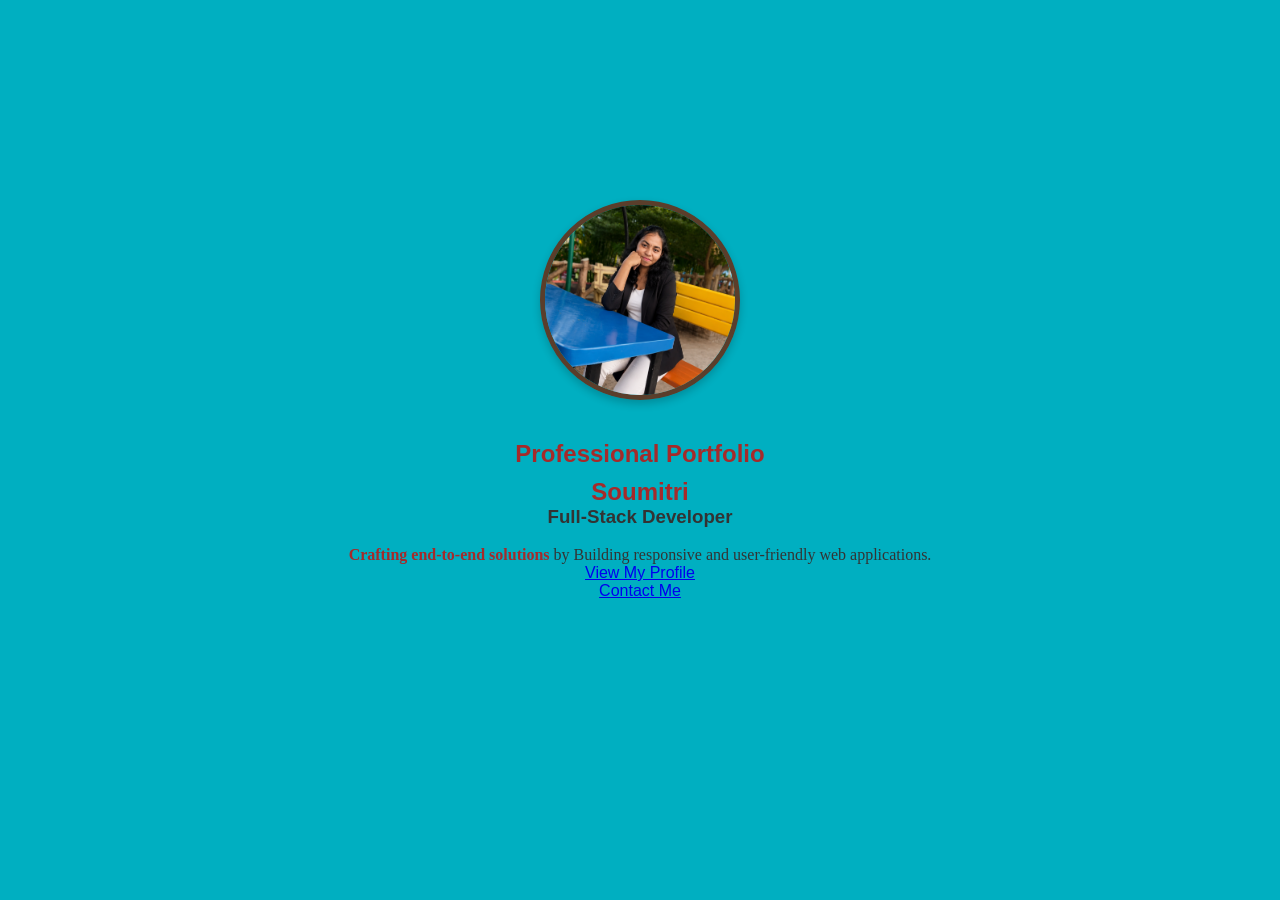
<file: Shadowfox_beginner_project/index.html>
<!DOCTYPE html>
<html lang="en">
<head>
    <meta charset="UTF-8">
    <meta name="viewport" content="width=device-width, initial-scale=1.0">
    <title>Portfolio</title>
    <link rel="stylesheet" href="style.css">
</head>
<body class="profile">
    <img src="Profile_pic.png" alt="Profile" class="profile-pic">
    <section class="intro">
<h1>
    Professional 
Portfolio</h1>
        <h2>Soumitri</h2>
        <h3>Full-Stack Developer</h3><br>
       <p><span>Crafting end‑to‑end solutions</span> by
    Building responsive and user-friendly web applications.
</p>

 
 <a href="portfolio.html" class="portfolio-btn">View My Profile</a>
<a href="mailto:soumitri88@gmail.com" class="contact-btn">Contact Me</a>
</section> 
</body>
</html>
</file>
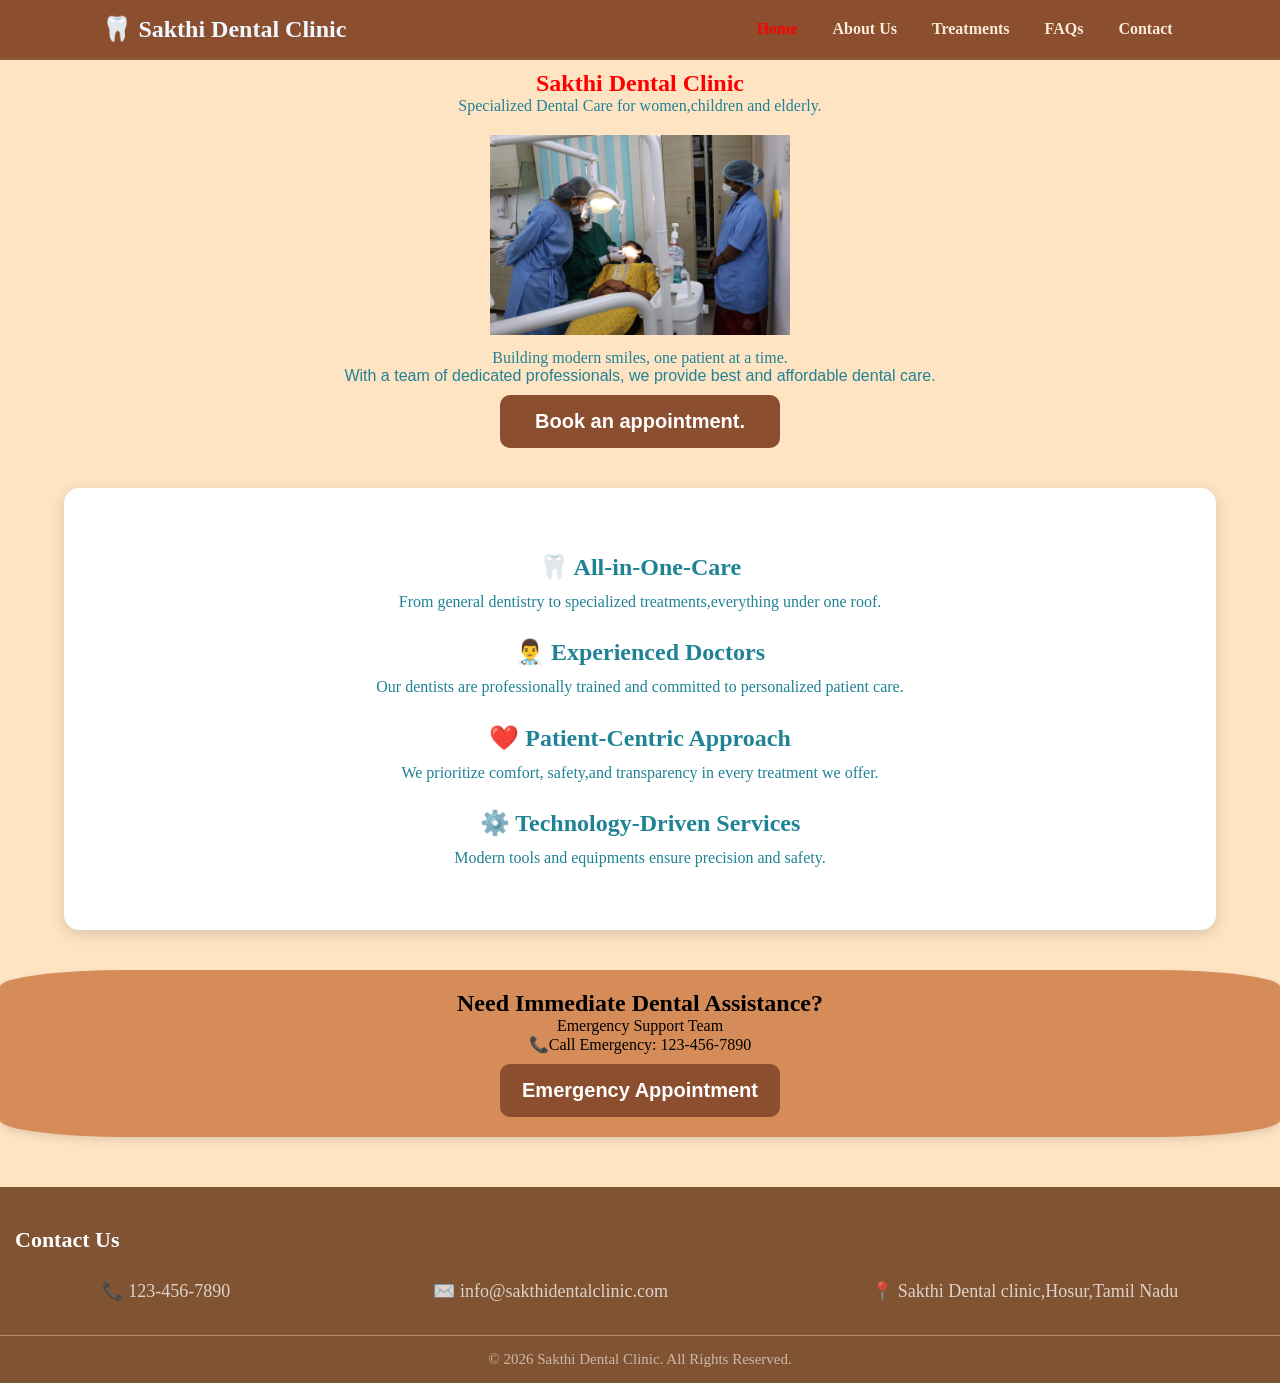
<file: shadowfox_intermediate/index.html>
<!DOCTYPE html>
<html lang="en">
<head>
    <meta charset="UTF-8">
    <meta name="viewport" content="width=device-width, initial-scale=1.0">
    <title> Sakthi Dental Clinic</title>
    <link rel="stylesheet" href="style.css">
   
</head>
<body>
    <nav class="navbar" style="width:100vw; max-width:100%; box-sizing:border-box;">
    <div class="logo">
        🦷 Sakthi Dental Clinic
    </div>

    <ul class="nav-links">
        <li><a href="index.html" class="active">Home</a></li>
        <li><a href="about.html">About Us</a></li>
        <li><a href="treatments.html">Treatments</a></li>
        <li><a href="faq.html">FAQs</a></li>
        <li><a href="contact.html">Contact</a></li>
    </ul>
</nav>
    <section class="hero">
        <h1 class="clinic">Sakthi Dental Clinic</h1>
        <div class="sliding-text">
        <p>Specialized Dental Care for women,children and elderly.</p>
    </div>
        <img src="dentalclinic.png" alt="Doctor performing an operation of tooth.">
        <p>Building modern smiles, one patient at a time.</p>
          <pre> 
             With a team of dedicated professionals, we provide best and affordable dental care.</pre>
        <button onclick="location.href='appointment.html'">Book an appointment.</button>
    </section>
    <section class="choose">
        <h2>🦷 All-in-One-Care</h2>
                <p> From general dentistry to specialized treatments,everything under one roof.</p>
        
           <h2>👨‍⚕️ Experienced Doctors</h2>
        <p>Our dentists are professionally trained and committed to personalized patient care.</p>   
        
        <h2>❤️ Patient-Centric Approach</h2>
            <p>We prioritize comfort, safety,and transparency in every treatment we offer.</p>
    
        <h2>⚙️ Technology-Driven Services</h2>
            <p>Modern tools and equipments ensure precision and safety.</p>
    

    </section>
    <!--Adding Emergency number-->
     <section id="emergency" class="emergency"> 
    <h2>Need Immediate Dental Assistance?</h2> 

    <p>
       Emergency Support Team
    </p>
    <!-- Calls the emergency number -->
        <p> 📞Call Emergency: 123-456-7890</p>
    </a>

    <!-- Opens the emergency page -->
    <a href="emergency.html">
        <button>Emergency Appointment</button>
    </a>
</section>

<footer class="footer">
     <div class="footer-section">
    <h3>Contact Us</h3>

    <div class="contact-details">
        <p>📞 123-456-7890</p>
        <p>✉️ info@sakthidentalclinic.com</p>
        <p>📍 Sakthi Dental clinic,Hosur,Tamil Nadu</p>
    </div>
</div>

    </div>

    <div class="footer-bottom">
        <p>© 2026 Sakthi Dental Clinic. All Rights Reserved.</p>
    </div>

</footer>
</body>
</html>
</file>
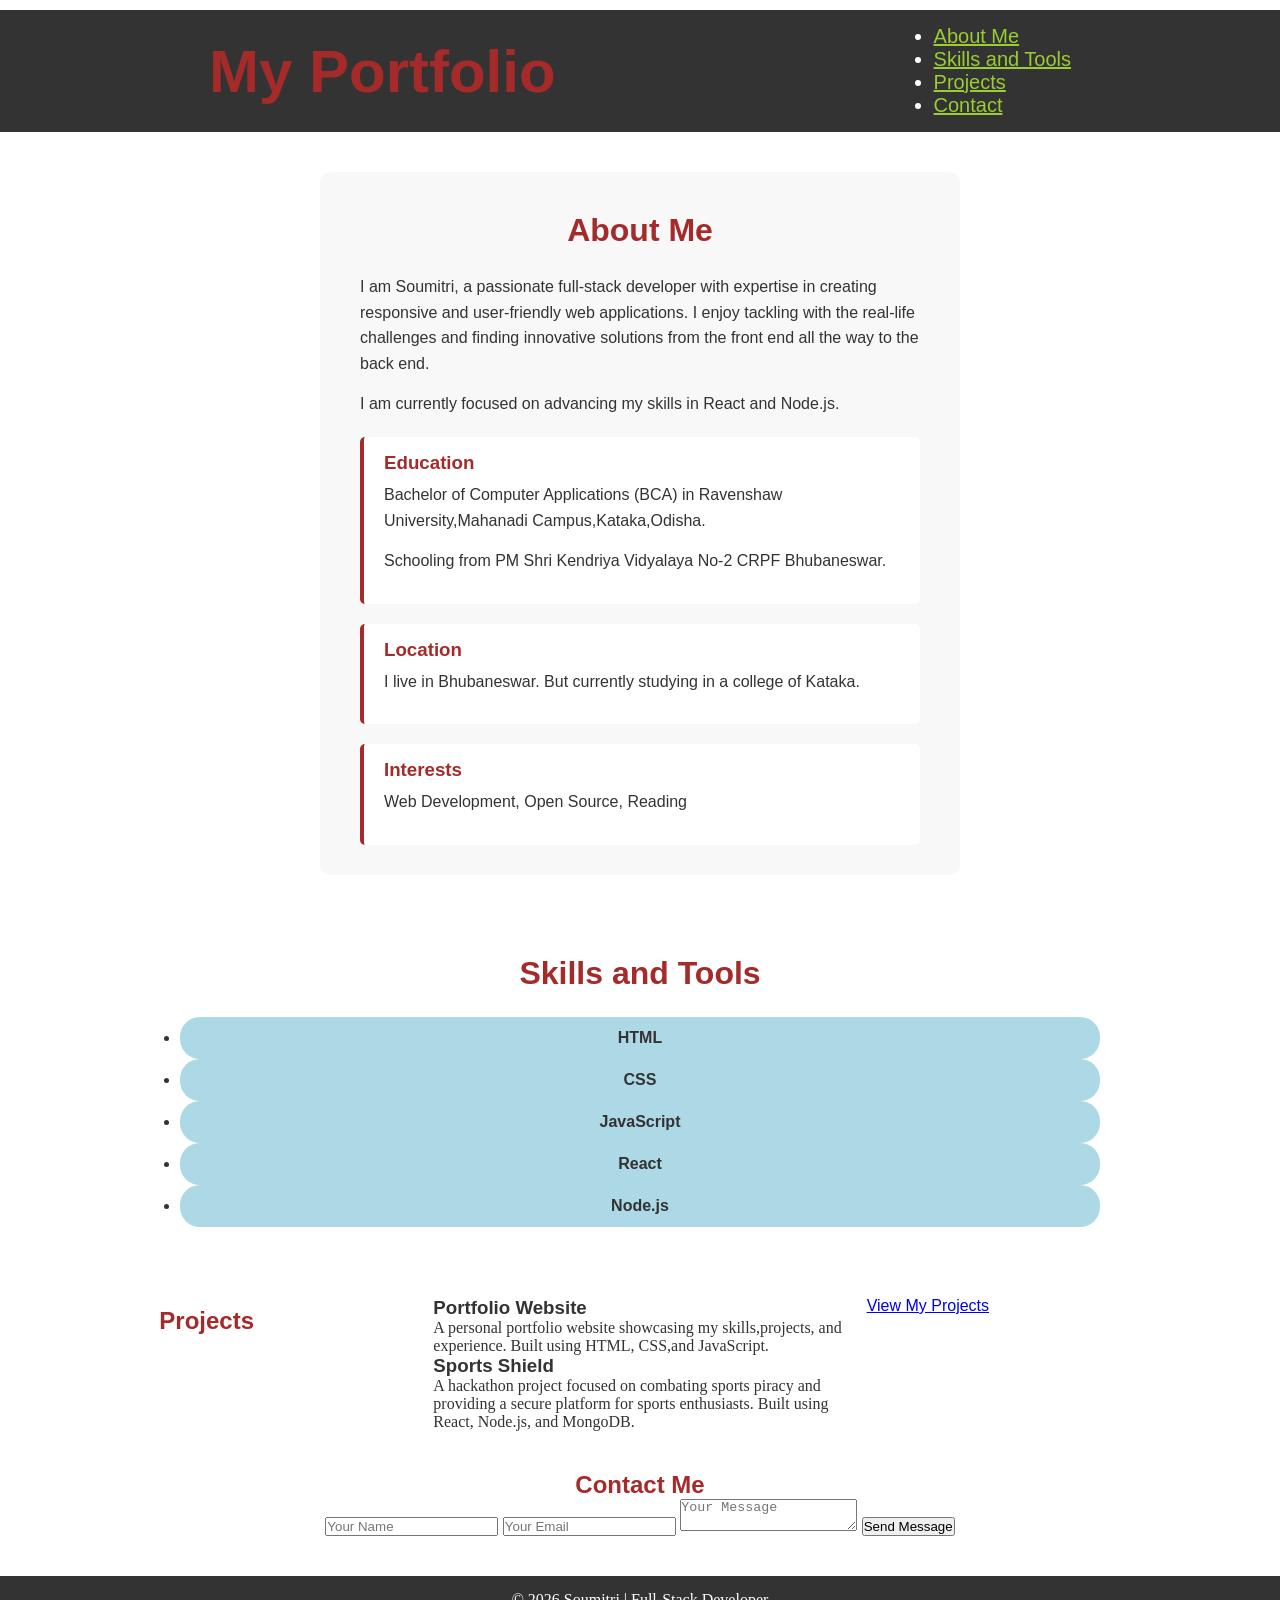
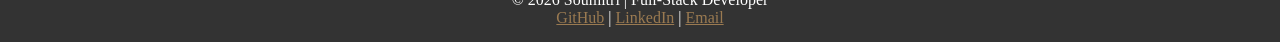
<file: Shadowfox_beginner_project/portfolio.html>
<!DOCTYPE html>
<html lang="en">
<head>
    <meta charset="UTF-8">
    <meta name="viewport" content="width=device-width, initial-scale=1.0">
    <title>Portfolio</title>
    <link rel="stylesheet" href="style.css">
</head>
<body>
    <header>
        <nav class="navbar">
            <h1 class="logo">
                My Portfolio
            </h1>
            <ul class="nav-links">
                <li><a href="#about-me">About Me</a></li>
                <li><a href="#Skills">Skills and Tools</a></li>
                <li><a href="#projects">Projects</a></li> 
                <li><a href="#contact">Contact</a></li>
            </ul>
        </nav>
            <div class="menu-toggle">&#9776;</div>
        </nav>
    </header>
    <section id="about-me" class="about-section">
        <h2>About Me </h2>
        <p>I am Soumitri, a passionate full-stack developer with expertise in creating responsive and user-friendly web applications.
             I enjoy tackling with the real-life challenges and finding innovative solutions from the front end all the way to the back end.</p>
        <p>I am currently focused on advancing my skills in React and Node.js.</p>

    <div class="detail-box">
        <h3>Education</h3>
        <p>Bachelor of Computer Applications (BCA) in Ravenshaw University,Mahanadi Campus,Kataka,Odisha.</p>
        <p>Schooling from PM Shri Kendriya Vidyalaya No-2 CRPF Bhubaneswar.</p>
    </div>
    <div class="detail-box">
        <h3>Location</h3>
        <p>I live in Bhubaneswar. But currently studying in a college of Kataka.</p>
    </div>
    <div class="detail-box">
        <h3>Interests</h3>
        <p>Web Development, Open Source, Reading</p>
    </div>
    </section>
    <section id="Skills" class="skills">
        <h2>Skills and Tools </h2>
            <ul>
                <li>HTML</li>
                <li>CSS</li>
                <li>JavaScript</li>
                <li>React</li>
                <li>Node.js</li>
            </ul>
    </section>
    <section id="projects" class="projects">

    <h2>Projects</h2>

    <div class="projects-container">

        <div class="project">
            <h3>Portfolio Website</h3>

            <p>
                A personal portfolio website showcasing my skills,projects, and experience. Built using HTML, CSS,and JavaScript.
            </p>
        </div>

        <div class="project">
            <h3>Sports Shield</h3>

            <p>
                A hackathon project focused on combating sports piracy and providing a secure platform for sports enthusiasts. Built using React, Node.js, and MongoDB.
            </p>
        </div>

    </div>

    <a href="https://github.com/Soumitri88" class="btn">View My Projects</a>

</section>

    <section id="contact" class="contact">

    <h2>Contact Me</h2>

    <form id="contact-form">

        <input
            type="text"
            id="name"
            placeholder="Your Name"
        >

        <input
            type="email"
            id="email"
            placeholder="Your Email"
        >

        <textarea
            id="message"
            placeholder="Your Message"
        ></textarea>

        <button type="submit">
            Send Message
        </button>

        <p id="form-message"></p>

    </form>

</section>
<script>

const form = document.getElementById("contact-form");

form.addEventListener("submit", function(event) {

    event.preventDefault();

    const name = document.getElementById("name").value.trim();

    const email = document.getElementById("email").value.trim();

    const message = document.getElementById("message").value.trim();

    const formMessage =
        document.getElementById("form-message");

    if (name === "" || email === "" || message === "") {

        formMessage.textContent =
            "Please fill in all fields.";

        formMessage.style.color = "red";

        return;
    }

    formMessage.textContent =
        "Message sent successfully!";

    formMessage.style.color = "green";

    form.reset();
});


const menuToggle = document.querySelector(".menu-toggle");
const navLinks = document.querySelector(".nav-links");

menuToggle.addEventListener("click", () => {
    navLinks.classList.toggle("active");
});

</script>
<footer class="page-footer">
  <p>&copy; 2026 Soumitri | Full-Stack Developer</p>
  <p>
    <a href="https://github.com/Soumitri88" target="_blank">GitHub</a> |
    <a href="https://www.linkedin.com/in/soumitri-685162356" target="_blank">LinkedIn</a> |
    <a href="mailto:soumitri88@gmail.com">Email</a>
  </p>
</footer>
</body>
</html>
</file>
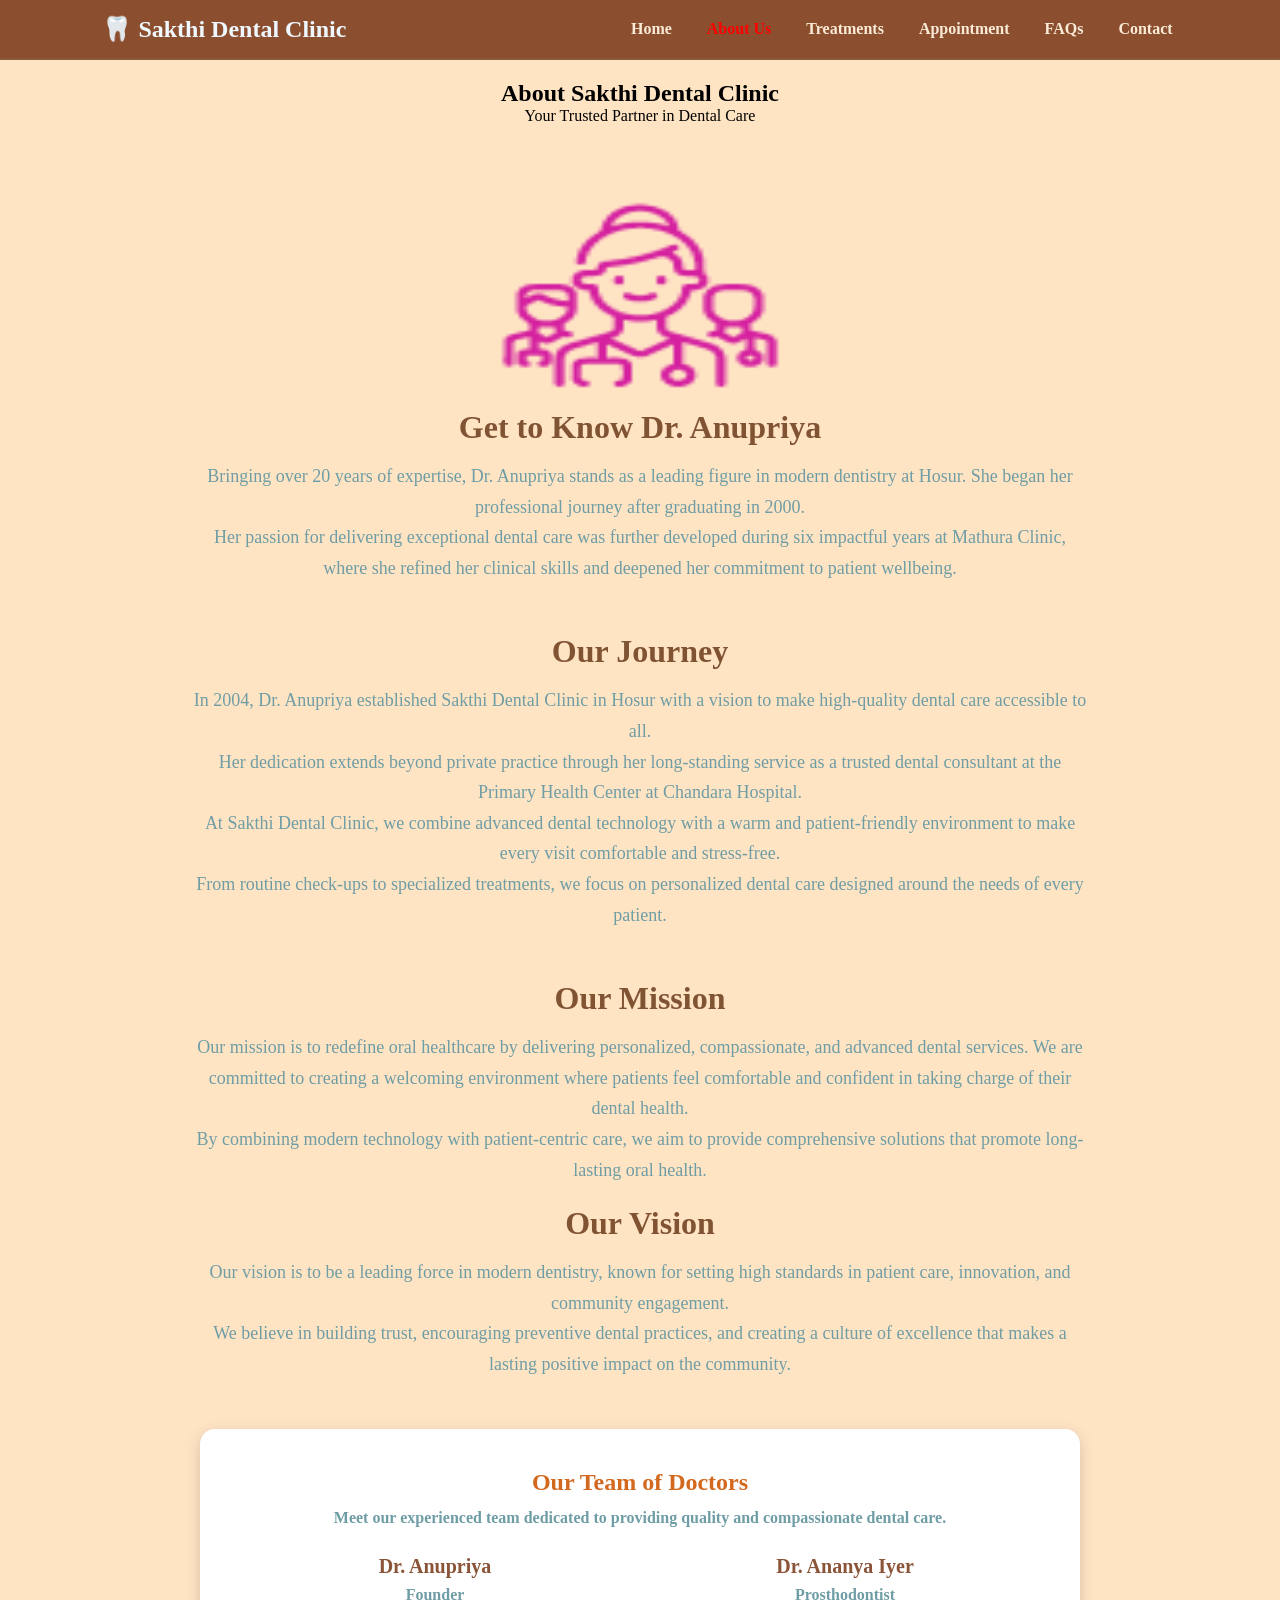
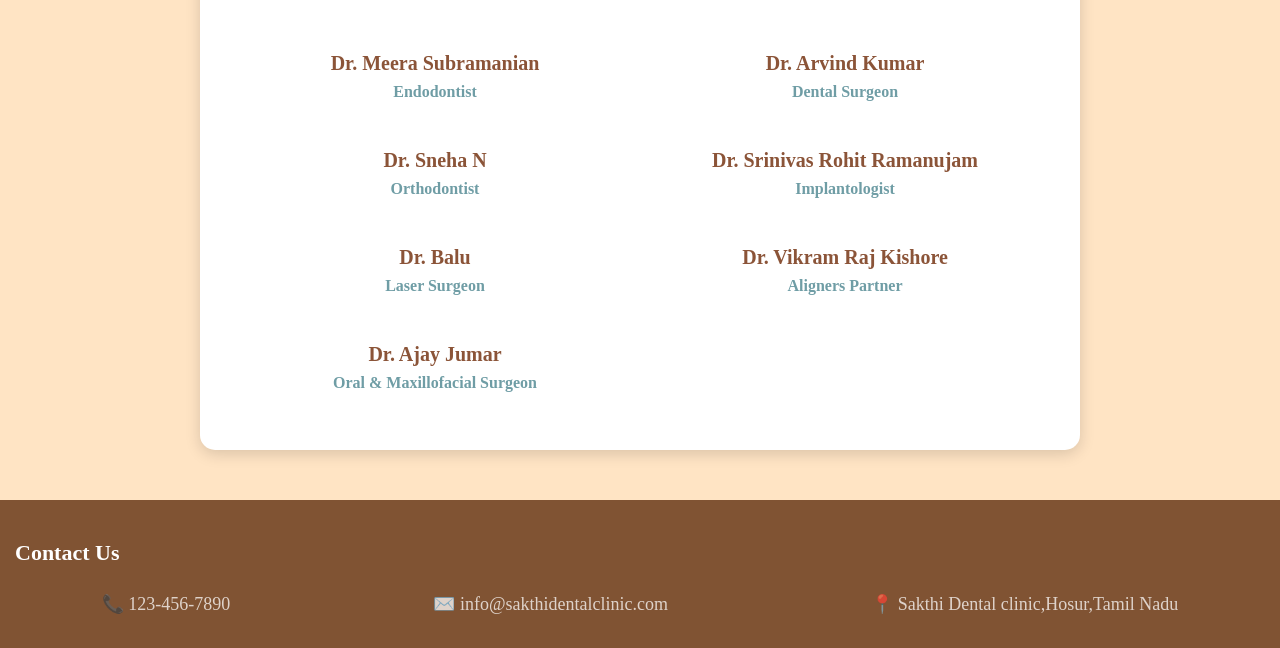
<file: shadowfox_intermediate/about.html>
<!DOCTYPE html>
<html lang="en">
<head>
    <meta charset="UTF-8">
    <meta name="viewport" content="width=device-width, initial-scale=1.0">
    <title>About Us| Sakthi Dental Clinic</title>
    <link rel="stylesheet" href="style.css">
</head>
<body>
    <nav class="navbar">  
        <div class="logo">🦷 Sakthi Dental Clinic</div>

        <ul class="nav-links">
            <li><a href="index.html">Home</a></li>
            <li><a href="about.html" class="active">About Us</a></li>
            <li><a href="treatments.html">Treatments</a></li>
            <li><a href="appointment.html">Appointment</a></li>
            <li><a href="faq.html">FAQs</a></li>
            <li><a href="contact.html">Contact</a></li>
        </ul>

    </nav>
    <section class="about-hero">
        <h1>About Sakthi Dental Clinic</h1>
        <p>
            Your Trusted Partner in Dental Care 
        </p>
    </section>
    <section class="doctor-intro">
            <div class="doctor-content">

    <div class="doctor-image">
       <img src="Icon-doctors.png">
    </div>

    <div class="doctor-text">

        <h2>Get to Know Dr. Anupriya</h2>

        <p>
            Bringing over 20 years of expertise, Dr. Anupriya
            stands as a leading figure in modern dentistry at Hosur.
            She began her professional journey after graduating in 2000.
        </p>

        <p>
            Her passion for delivering exceptional dental care was
            further developed during six impactful years at Mathura
            Clinic, where she refined her clinical skills and deepened
            her commitment to patient wellbeing.
        </p>

    </div>

</div>
    </section>
    <section class="clinic-history">

        <h2>Our Journey</h2>

        <p>
            In 2004, Dr. Anupriya established Sakthi Dental Clinic in Hosur
            with a vision to make high-quality dental care accessible to all.
        </p>

        <p>
            Her dedication extends beyond private practice through her
            long-standing service as a trusted dental consultant at the
            Primary Health Center at Chandara Hospital.
        </p>

        <p>
            At Sakthi Dental Clinic, we combine advanced dental technology
            with a warm and patient-friendly environment to make every visit
            comfortable and stress-free.
        </p>

        <p>
            From routine check-ups to specialized treatments, we focus on
            personalized dental care designed around the needs of every patient.
        </p>

    </section>

<section class="vision-mission">

        <div class="vision-card">

            <h2>Our Mission </h2>

            <p>
                Our mission is to redefine oral healthcare by delivering
                personalized, compassionate, and advanced dental services.
                We are committed to creating a welcoming environment where
                patients feel comfortable and confident in taking charge of
                their dental health.
            </p>

            <p>
                By combining modern technology with patient-centric care,
                we aim to provide comprehensive solutions that promote
                long-lasting oral health.
            </p>

        </div>


        <div class="vision-card">

            <h2>Our Vision</h2>

            <p>
                Our vision is to be a leading force in modern dentistry,
                known for setting high standards in patient care, innovation,
                and community engagement.
            </p>

            <p>
                We believe in building trust, encouraging preventive dental
                practices, and creating a culture of excellence that makes a
                lasting positive impact on the community.
            </p>

        </div>

    </section>

    <section class="team">

        <h2>Our Team of Doctors</h2>

        <p class="team-intro">
            Meet our experienced team dedicated to providing quality
            and compassionate dental care.
        </p>


        <div class="team-container">

            <div class="team-card">
                <h3>Dr. Anupriya</h3>
                <p>Founder</p>
            </div>

            <div class="team-card">
                <h3>Dr. Ananya Iyer</h3>
                <p>Prosthodontist</p>
            </div>

            <div class="team-card">
                <h3>Dr. Meera Subramanian</h3>
                <p>Endodontist</p>
            </div>

            <div class="team-card">
                <h3>Dr. Arvind Kumar</h3>
                <p>Dental Surgeon</p>
            </div>

            <div class="team-card">
                <h3>Dr. Sneha N</h3>
                <p>Orthodontist</p>
            </div>

            <div class="team-card">
                <h3>Dr. Srinivas Rohit Ramanujam</h3>
                <p>Implantologist</p>
            </div>

            <div class="team-card">
                <h3>Dr. Balu</h3>
                <p>Laser Surgeon</p>
            </div>

            <div class="team-card">
                <h3>Dr. Vikram Raj Kishore</h3>
                <p>Aligners Partner</p>
            </div>

            <div class="team-card">
                <h3>Dr. Ajay Jumar</h3>
                <p>Oral & Maxillofacial Surgeon</p>
            </div>

        </div>

    </section>

    <footer class="footer">
        <div class="footer-section">
    <h3>Contact Us</h3>

    <div class="contact-details">
        <p>📞 123-456-7890</p>
        <p>✉️ info@sakthidentalclinic.com</p>
        <p>📍 Sakthi Dental clinic,Hosur,Tamil Nadu</p>
    </div>
</div>

    </div>
    </footer>
    <script src="javascript.js"></script>
</body>
</html>
</file>
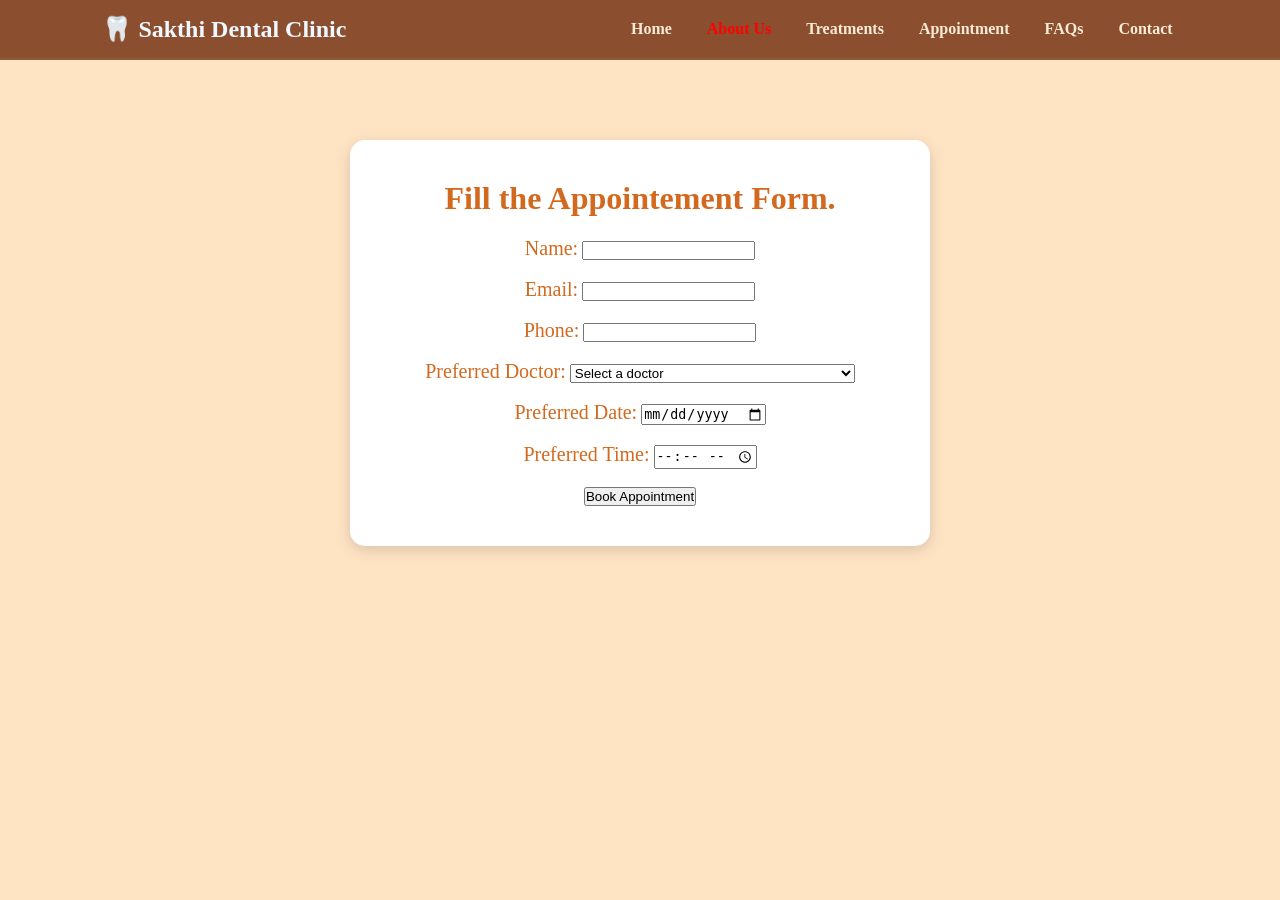
<file: shadowfox_intermediate/appointment.html>
<!DOCTYPE html>
<html lang="en">
<head>
    <meta charset="UTF-8">
    <meta name="viewport" content="width=device-width, initial-scale=1.0">
    <title>Appointement form</title>
    <link rel="stylesheet" href="style.css">
</head>
<body>
     <nav class="navbar">  
        <div class="logo">🦷 Sakthi Dental Clinic</div>

        <ul class="nav-links">
            <li><a href="index.html">Home</a></li>
            <li><a href="about.html" class="active">About Us</a></li>
            <li><a href="treatments.html">Treatments</a></li>
            <li><a href="appointment.html">Appointment</a></li>
            <li><a href="faq.html">FAQs</a></li>
            <li><a href="contact.html">Contact</a></li>
        </ul>

    </nav>
    <div class="appointment-container">
        <h1>Fill the Appointement Form.</h1>
        <form class="form">
            <label for="name">Name:</label>
            <input type="text" id="name" name="name" required>
            <br><br>
        <label for="email">Email:</label>
        <input type="email" id="email" name="email" required>
        <br><br>
        <label for="phone">Phone:</label>
        <input type="tel" id="phone" name="phone" required>
        <br><br>
        <!--optional to add preferred doctor (not doctors of sakthi hospital. Only for example ) -->
        <label for="Doctor">Preferred Doctor:</label>
        <select id="Doctor" name="Doctor" required>
            <option value="">Select a doctor</option>
            <option value="dr">Dr. Anupriya</option>
            <option value="doc">Dr. Ananya Iyer(Prosthodontist)</option>
            <option value="doctor">Dr.Meera Subramanian(Endodontist)</option>
            <option value="doctor">Dr.Arvind Kumar(Dental Surgeon)</option>
            <option value="doctor">Dr.Sneha N(Orthodontist)</option>
            <option value="doctor">Dr.Srinivas Rohit Ramanujan(Implantologist)</option>
            <option value="doctor">Dr.Balu(Laser Surgeon) </option>
            <option value="doctor">Dr.Vikram Raj Kishore(Aligners Partner)</option>
            <option value="doctor">Dr.Ajay Jumar(Oral & Maxillofacial Surgeon)</option>   
        </select>
        <br><br>
        <label for="date">Preferred Date:</label>
        <input type="date" id="date" name="date" required>
        <br><br>
        <label for="time">Preferred Time:</label>
        <input type="time" id="time" name="time" required>
        <br><br>
        <input type="submit" value="Book Appointment">
    </form>
    <p id="successMessage"></p>
</div>

<script>
    const form = document.querySelector(".form");
    form.addEventListener("submit", function(event) {
    event.preventDefault();

    document.getElementById("successMessage").textContent =
        "Your appointment has been booked successfully!";
        form.reset();
    });
</script>
</button>
</body>
<?php
?>
</html>
</file>
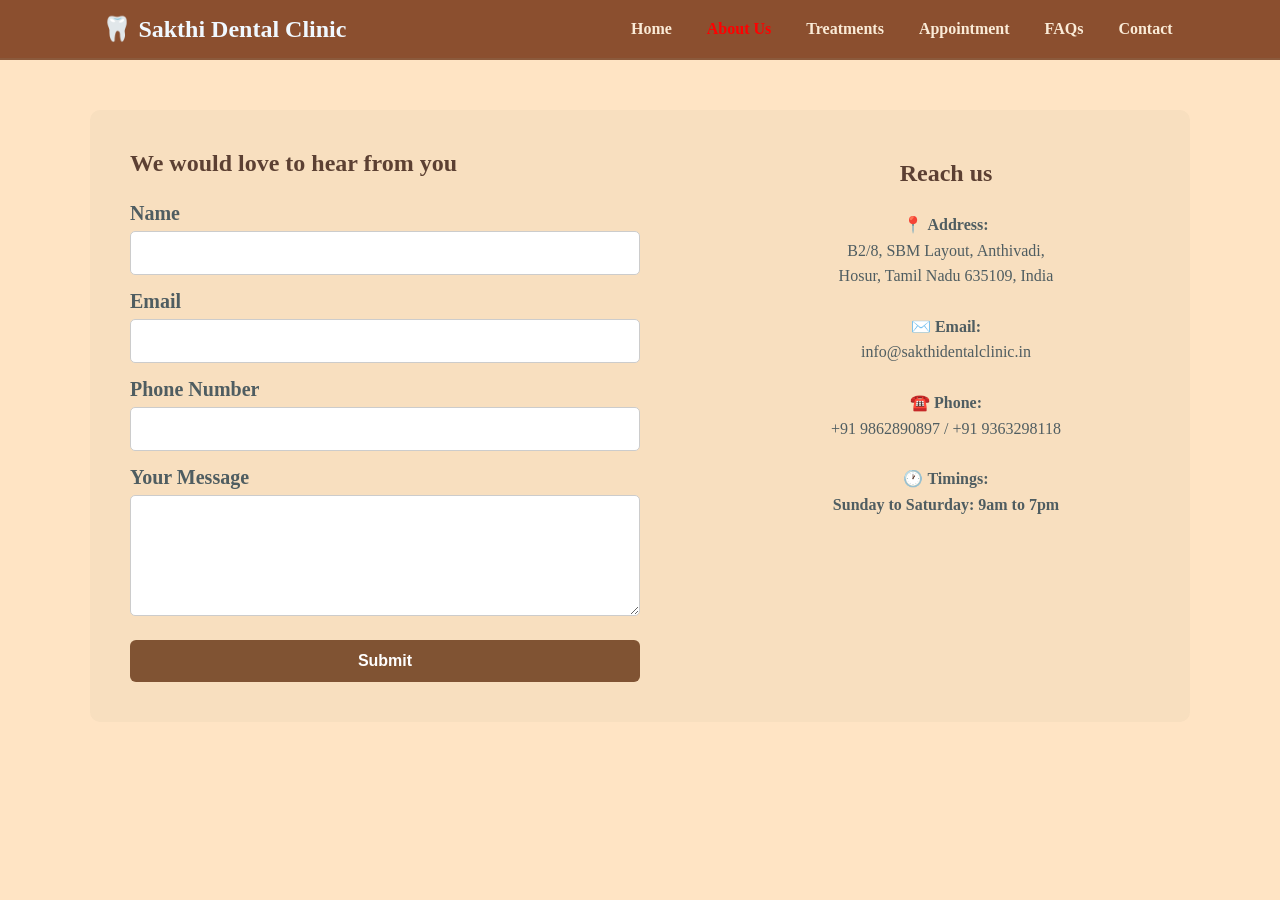
<file: shadowfox_intermediate/contact.html>
<!DOCTYPE html>
<html lang="en">
<head>
    <meta charset="UTF-8">
    <meta name="viewport" content="width=device-width, initial-scale=1.0">
    <title>Conatct Form</title>
    <link rel="stylesheet" href="style.css">
</head>
<body>
   <nav class="navbar">  
        <div class="logo">🦷 Sakthi Dental Clinic</div>

        <ul class="nav-links">
            <li><a href="index.html">Home</a></li>
            <li><a href="about.html" class="active">About Us</a></li>
            <li><a href="treatments.html">Treatments</a></li>
            <li><a href="appointment.html">Appointment</a></li>
            <li><a href="faq.html">FAQs</a></li>
            <li><a href="contact.html">Contact</a></li>
        </ul>
    </nav>
<section class="contact-section">

    <div class="contact-form">
        <h2>We would love to hear from you</h2>

        <form>
            <label for="name">Name</label>
            <input type="text" id="name" name="name" required>

            <label for="email">Email</label>
            <input type="email" id="email" name="email" required>

            <label for="phone">Phone Number</label>
            <input type="text" id="phone" name="phone" required>

            <label for="message">Your Message</label>
            <textarea id="message" name="message" rows="5"></textarea>

            <button type="submit">Submit</button>
        </form>
    </div>


    <div class="contact-info">
        <h2>Reach us</h2>

        <p>
            📍 <strong>Address:</strong><br>
            B2/8, SBM Layout, Anthivadi,<br>
            Hosur, Tamil Nadu 635109, India
        </p>

        <p>
            ✉️ <strong>Email:</strong><br>
            info@sakthidentalclinic.in
        </p>

        <p>
            ☎️ <strong>Phone:</strong><br>
            +91 9862890897 / +91 9363298118
        </p>

        <p>
            🕐 <strong>Timings:</strong><br>
            <b>Sunday to Saturday: 9am to 7pm</b>
        </p>

    </div>

</section>
<script src="javascript.js"></script>

   </body>
</html>
</file>
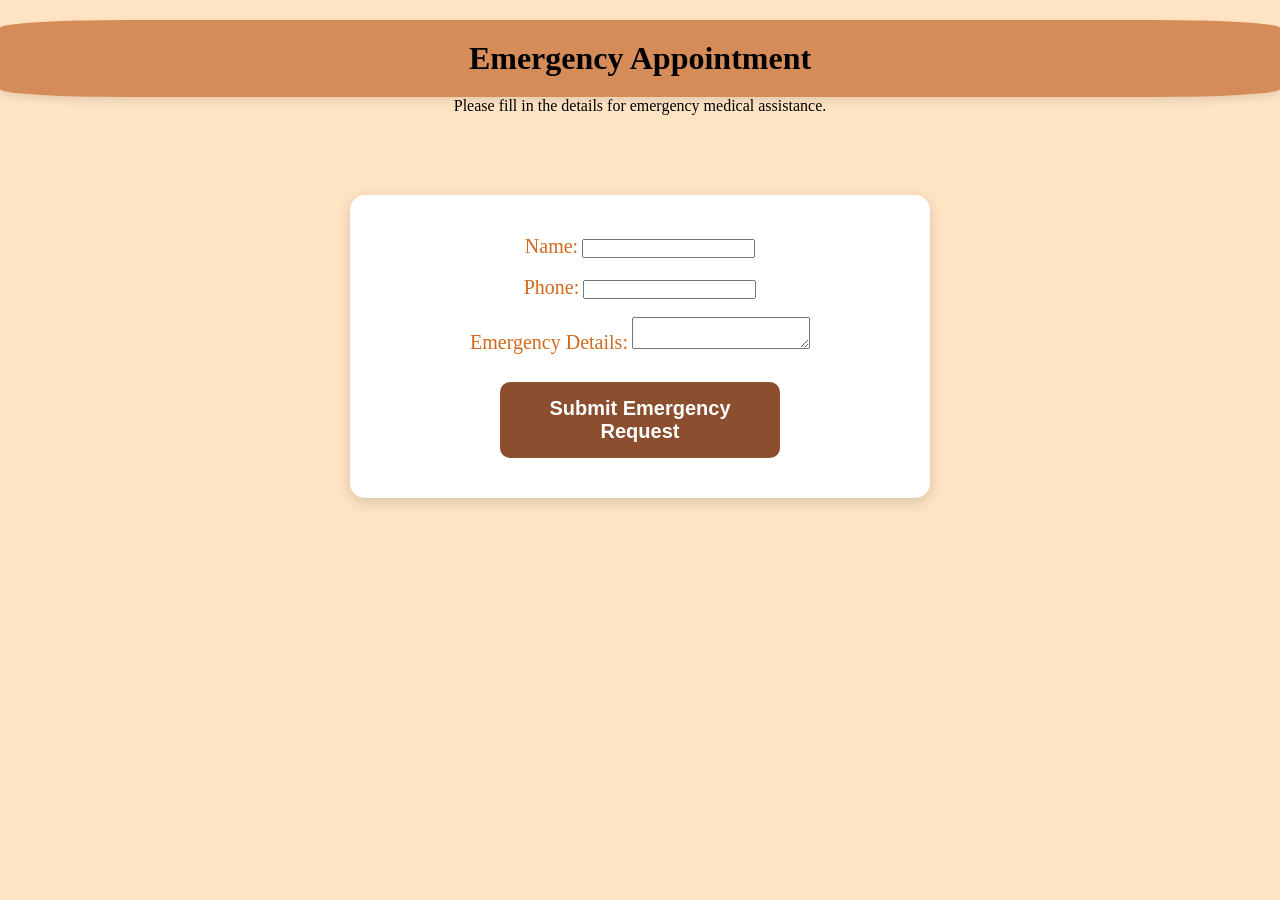
<file: shadowfox_intermediate/emergency.html>
<!DOCTYPE html>
<html lang="en">
<head>
    <meta charset="UTF-8">
    <meta name="viewport" content="width=device-width, initial-scale=1.0">
    <title>Emergency Appointment</title>
    <link rel="stylesheet" href="style.css"
</head>

<body>

    <h1 class="emergency">Emergency Appointment</h1>

    <p>Please fill in the details for emergency medical assistance.</p>

    <form class="emergency-form">
        <label>Name:</label>
        <input type="text" required>

        <br><br>

        <label>Phone:</label>
        <input type="tel" required>

        <br><br>

        <label>Emergency Details:</label>
        <textarea required></textarea>

        <br><br>

        <button type="submit">Submit Emergency Request</button>
    </form>

</body>
</html>
</file>
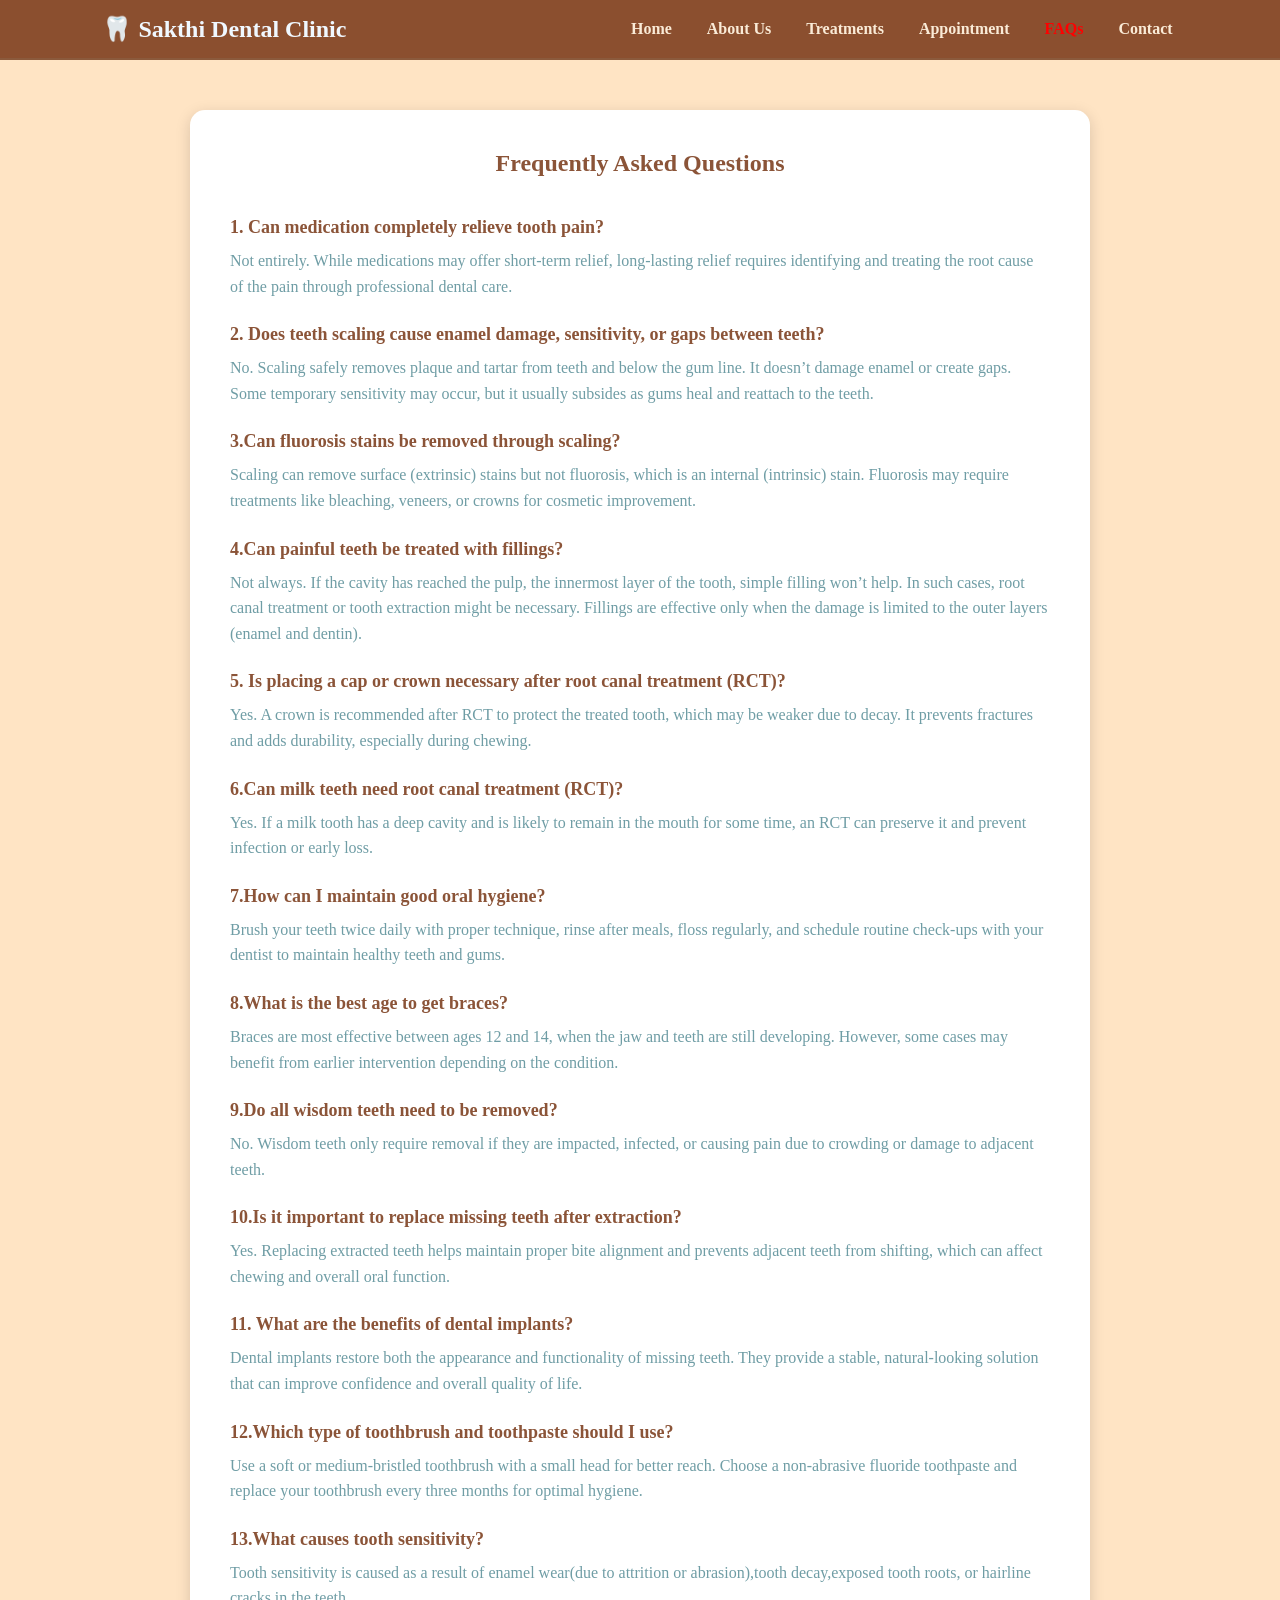
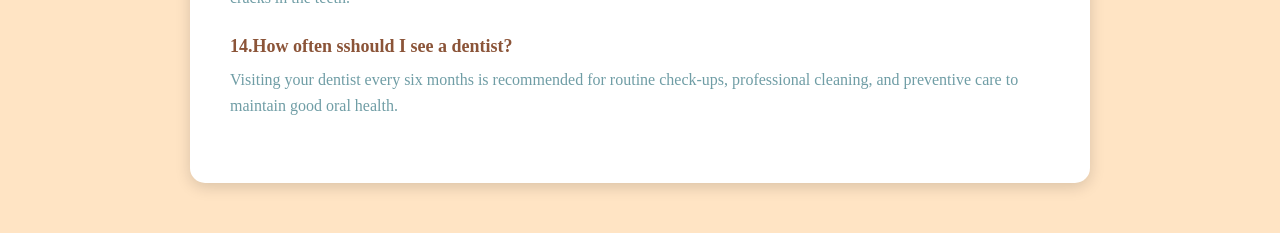
<file: shadowfox_intermediate/faq.html>
<!DOCTYPE html>
<html lang="en">
<head>
    <meta charset="UTF-8">
    <meta name="viewport" content="width=device-width, initial-scale=1.0">
    <title>FAQs</title>
    <link rel="stylesheet" href="style.css">
</head>

<body>

    <nav class="navbar">
        <div class="logo">🦷 Sakthi Dental Clinic</div>

        <ul class="nav-links">
            <li><a href="index.html">Home</a></li>
            <li><a href="about.html">About Us</a></li>
            <li><a href="treatments.html">Treatments</a></li>
            <li><a href="appointment.html">Appointment</a></li>
            <li><a href="faq.html" class="active">FAQs</a></li>
            <li><a href="contact.html">Contact</a></li>
        </ul>
    </nav>
<section class="faq">
    <h1>Frequently Asked Questions</h1>

    <h3>1. Can medication completely relieve tooth pain?</h3>
    <p>Not entirely. While medications may offer short-term relief, long-lasting relief requires identifying and 
treating the root cause of the pain through professional dental care.</p>

    <h3>2. Does teeth scaling cause enamel damage, sensitivity, or gaps between teeth? </h3>
    <p>No. Scaling safely removes plaque and tartar from teeth and below the gum line. It doesn’t damage 
enamel or create gaps. Some temporary sensitivity may occur, but it usually subsides as gums heal and 
reattach to the teeth.</p>
    <h3>3.Can fluorosis stains be removed through scaling?   </h3>
    <p>Scaling can remove surface (extrinsic) stains but not fluorosis, which is an internal (intrinsic) stain. 
Fluorosis may require treatments like bleaching, veneers, or crowns for cosmetic improvement. </p>
    <h3>4.Can painful teeth be treated with fillings?  </h3>
    <p>Not always. If the cavity has reached the pulp, the innermost layer of the tooth, simple filling won’t help. 
In such cases, root canal treatment or tooth extraction might be necessary. Fillings are effective only when 
the damage is limited to the outer layers (enamel and dentin).</p>
    <h3>5. Is placing a cap or crown necessary after root canal treatment (RCT)? </h3>
    <p>Yes. A crown is recommended after RCT to protect the treated tooth, which may be weaker due to decay. 
It prevents fractures and adds durability, especially during chewing.</p>
    <h3>6.Can milk teeth need root canal treatment (RCT)? </h3>
    <p>Yes. If a milk tooth has a deep cavity and is likely to remain in the mouth for some time, an RCT can 
preserve it and prevent infection or early loss. </p>
    <h3>7.How can I maintain good oral hygiene?</h3>
    <p>Brush your teeth twice daily with proper technique, rinse after meals, floss regularly, and schedule 
routine check-ups with your dentist to maintain healthy teeth and gums. </p>
    <h3>8.What is the best age to get braces?  </h3>
    <p>Braces are most effective between ages 12 and 14, when the jaw and teeth are still developing. However, 
some cases may benefit from earlier intervention depending on the condition. </p>
<h3>9.Do all wisdom teeth need to be removed? </h3>
<p>No. Wisdom teeth only require removal if they are impacted, infected, or causing pain due to crowding 
or damage to adjacent teeth. </p>
<h3>10.Is it important to replace missing teeth after extraction? </h3>
    <p>Yes. Replacing extracted teeth helps maintain proper bite alignment and prevents adjacent teeth from shifting, which can affect chewing and overall oral function. </p>
<h3>11. What are the benefits of dental implants?</h3>
    <p>Dental implants restore both the appearance and functionality of missing teeth. They provide a stable, 
natural-looking solution that can improve confidence and overall quality of life. </p>
<h3>12.Which type of toothbrush and toothpaste should I use? </h3>
    <p>Use a soft or medium-bristled toothbrush with a small head for better reach. Choose a non-abrasive 
fluoride toothpaste and replace your toothbrush every three months for optimal hygiene.</p>
<h3>13.What causes tooth sensitivity? </h3>
    <p>Tooth sensitivity is caused as a result of enamel wear(due to attrition or abrasion),tooth decay,exposed tooth roots, or hairline cracks in the teeth.</p>
<h3>14.How often sshould I see a dentist? </h3>
    <p>Visiting your dentist every six months is recommended for routine check-ups, professional cleaning, and preventive care to maintain good oral health. </p>
</section>
</body>
</html>
</file>
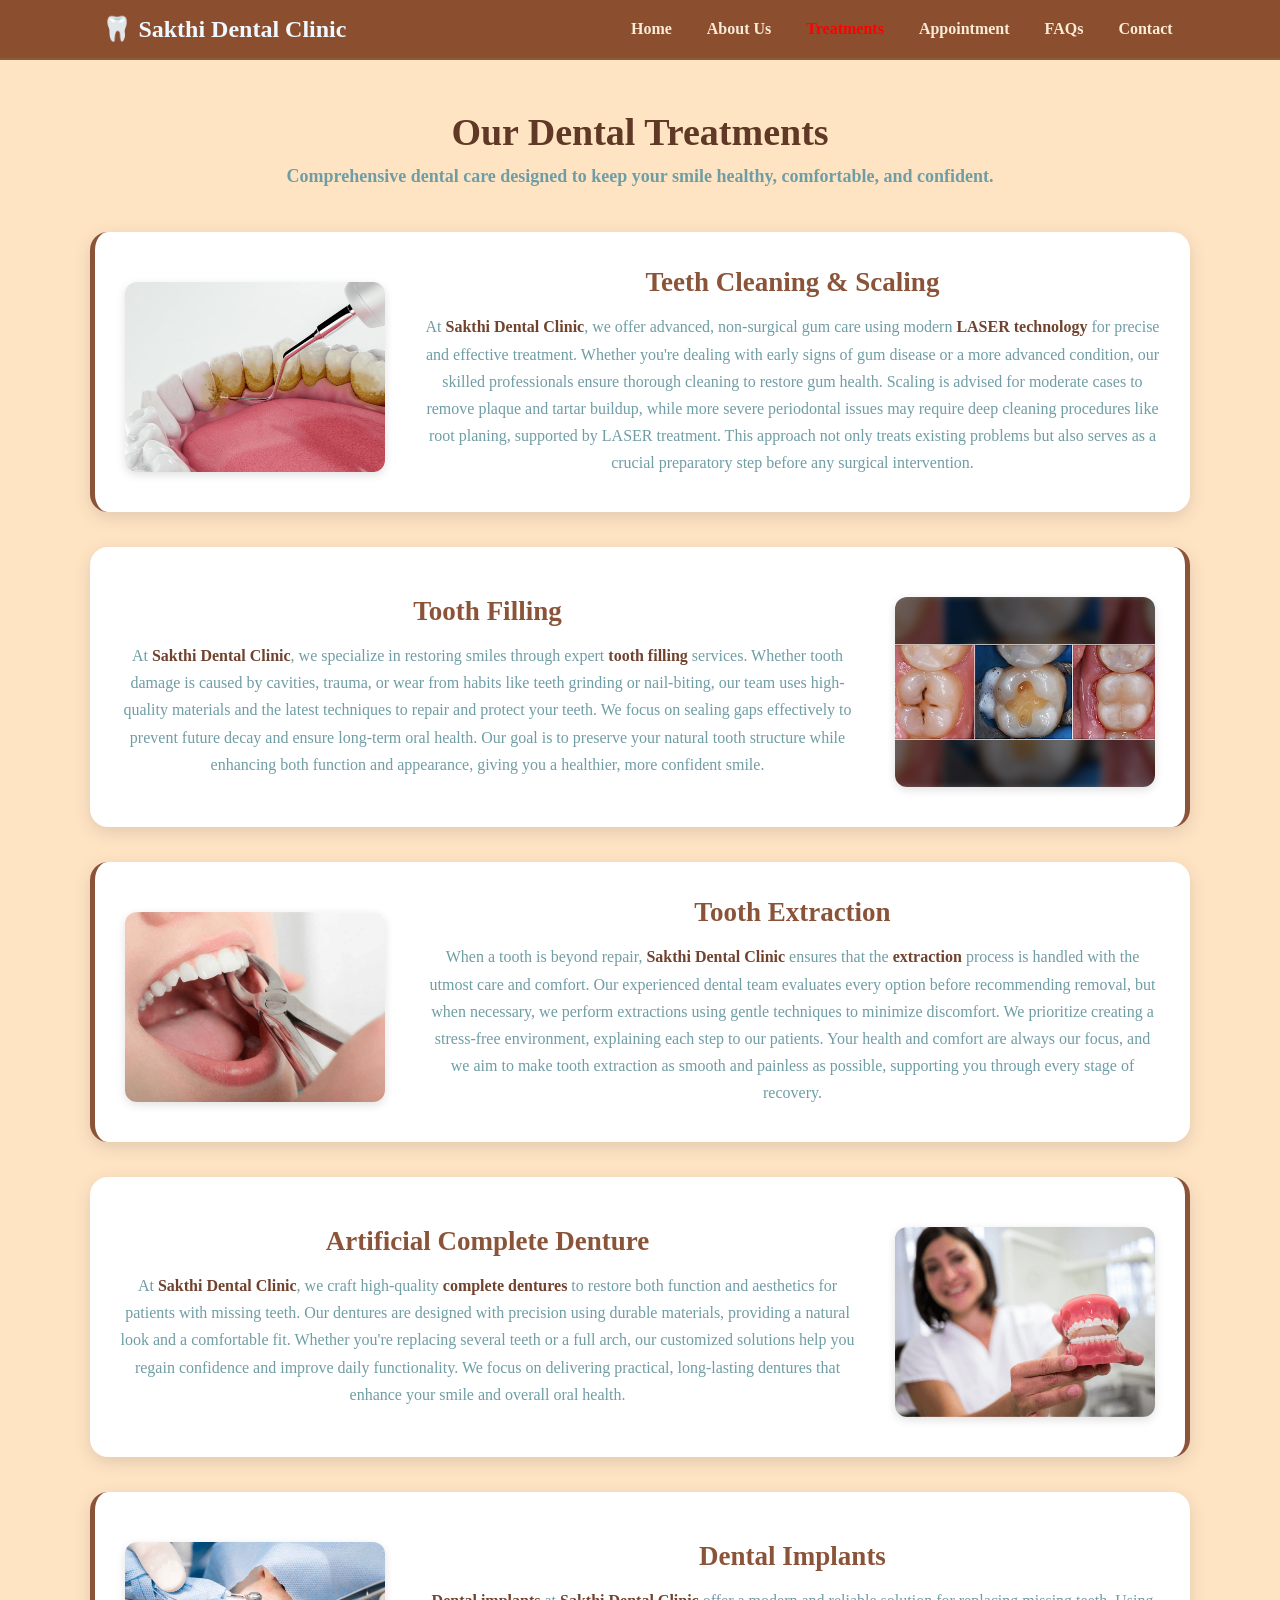
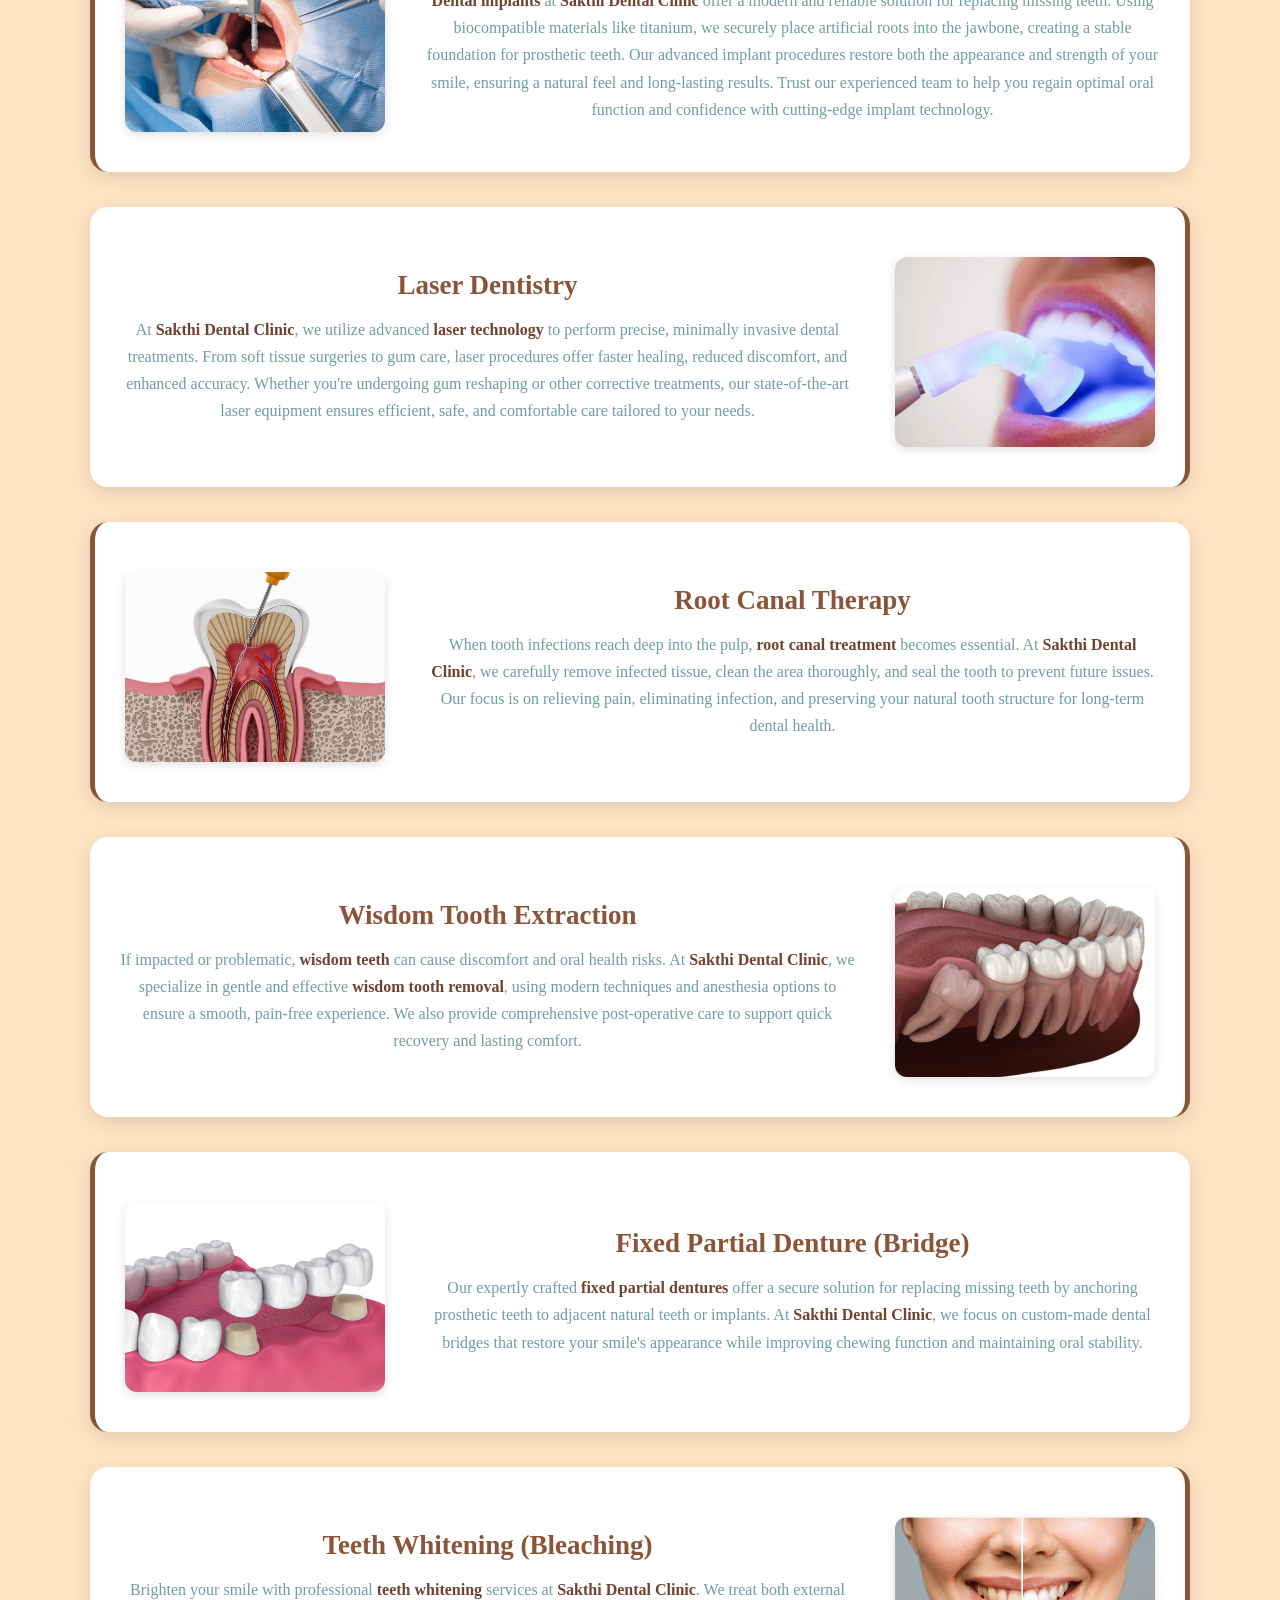
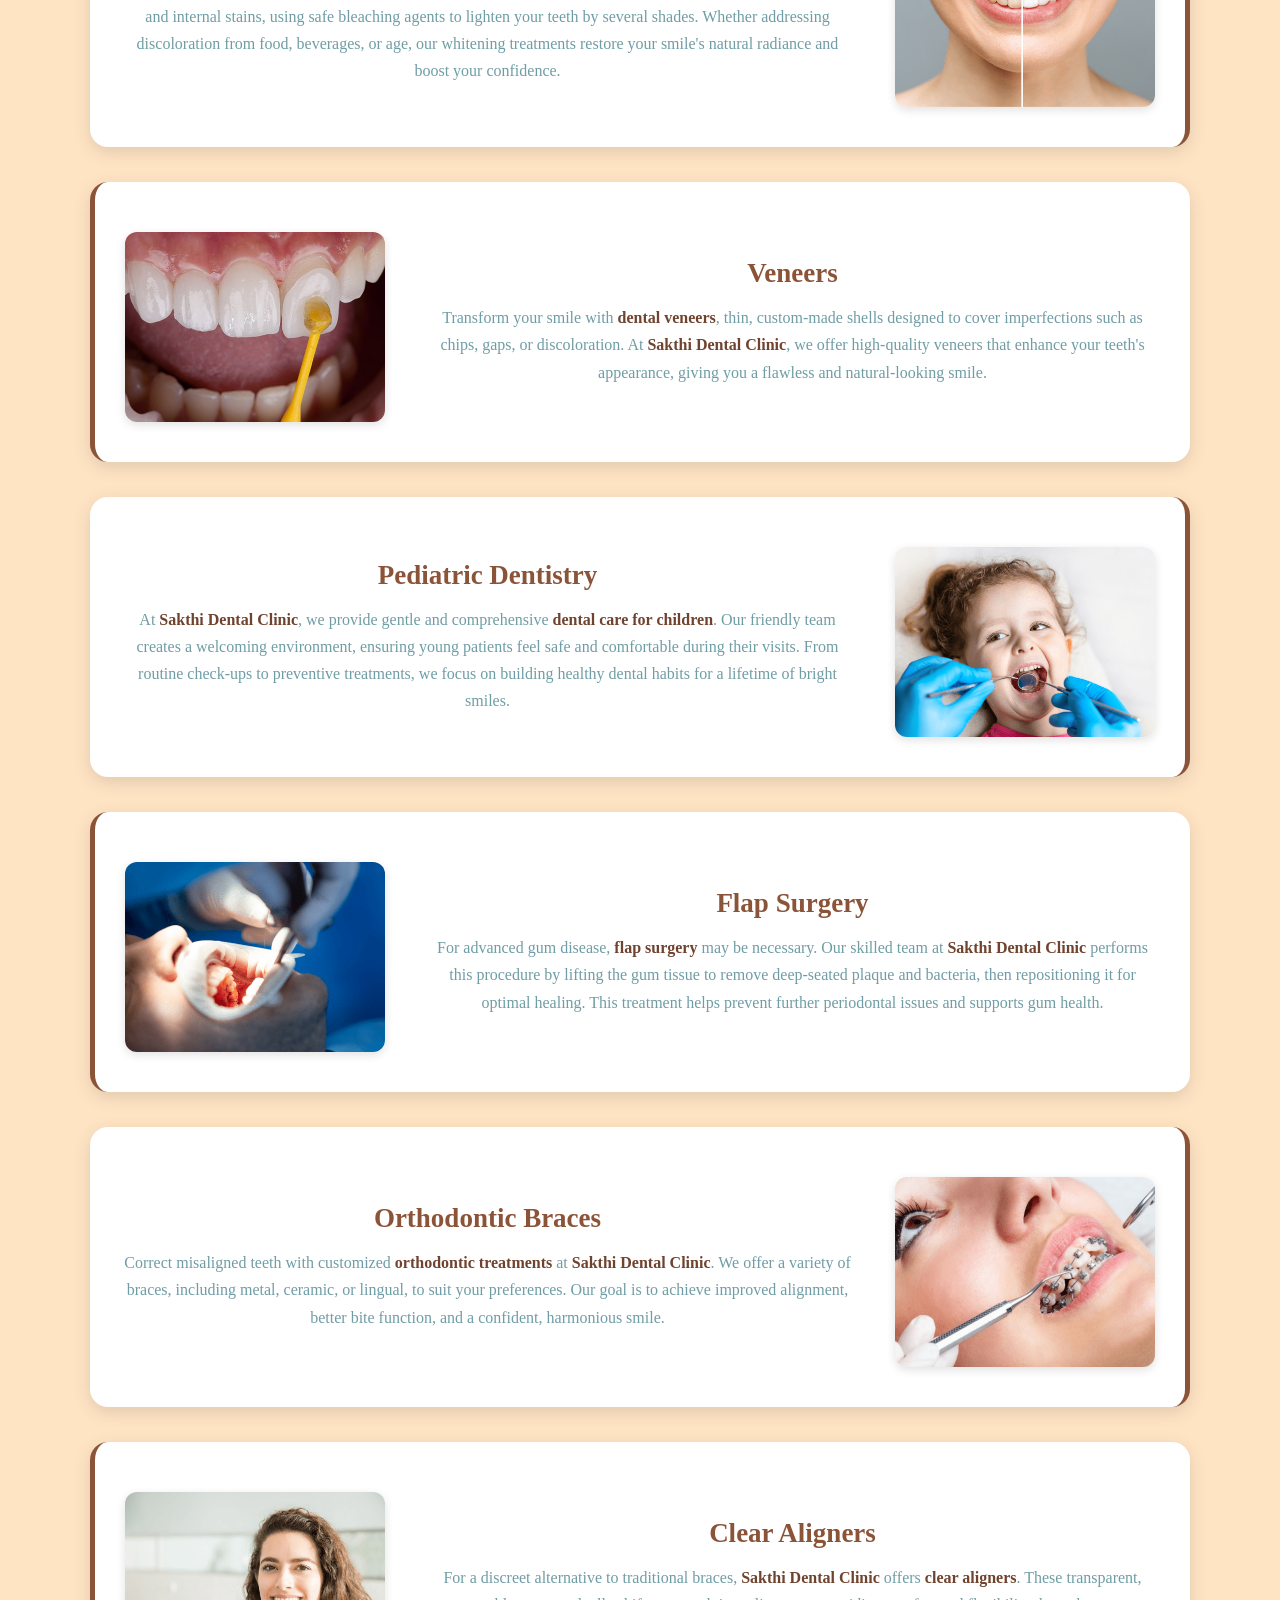
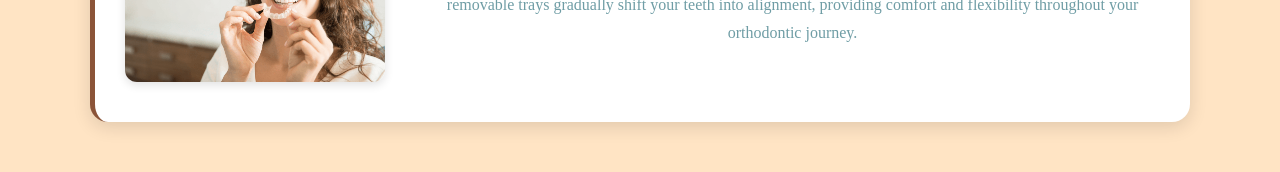
<file: shadowfox_intermediate/treatments.html>
<!DOCTYPE html>
<html lang="en">

<head>
    <meta charset="UTF-8">
    <meta name="viewport" content="width=device-width, initial-scale=1.0">
    <title>Treatments | Sakthi Dental Clinic</title>
    <link rel="stylesheet" href="style.css">
</head>

<body>

    <nav class="navbar">

        <div class="logo">🦷 Sakthi Dental Clinic</div>

        <ul class="nav-links">
            <li><a href="index.html">Home</a></li>
            <li><a href="about.html">About Us</a></li>
            <li><a href="treatments.html" class="active">Treatments</a></li>
            <li><a href="appointment.html">Appointment</a></li>
            <li><a href="faq.html">FAQs</a></li>
            <li><a href="contact.html">Contact</a></li>
        </ul>

    </nav>


    <main class="treatments">

        <h1>Our Dental Treatments</h1>

        <p class="treatment-intro">
            Comprehensive dental care designed to keep your smile healthy,
            comfortable, and confident.
        </p>


        <!-- Teeth Cleaning -->
        <div class="treatment-card">

            <img src="Teeth Cleaning.png"
                 alt="Teeth Cleaning and Scaling">

            <div class="treatment-content">

                <h2>Teeth Cleaning &amp; Scaling</h2>

                <p>
                    At <b>Sakthi Dental Clinic</b>, we offer advanced, non-surgical
                    gum care using modern <b>LASER technology</b> for precise and
                    effective treatment. Whether you're dealing with early signs
                    of gum disease or a more advanced condition, our skilled
                    professionals ensure thorough cleaning to restore gum health.
                    Scaling is advised for moderate cases to remove plaque and
                    tartar buildup, while more severe periodontal issues may
                    require deep cleaning procedures like root planing, supported
                    by LASER treatment. This approach not only treats existing
                    problems but also serves as a crucial preparatory step before
                    any surgical intervention.
                </p>

            </div>
        </div>


        <!-- Tooth Filling -->
        <div class="treatment-card">

            <img src="Tooth-Filling.jpg"
                 alt="Tooth Filling">

            <div class="treatment-content">

                <h2>Tooth Filling</h2>

                <p>
                    At <b>Sakthi Dental Clinic</b>, we specialize in restoring
                    smiles through expert <b>tooth filling</b> services. Whether
                    tooth damage is caused by cavities, trauma, or wear from
                    habits like teeth grinding or nail-biting, our team uses
                    high-quality materials and the latest techniques to repair
                    and protect your teeth. We focus on sealing gaps effectively
                    to prevent future decay and ensure long-term oral health.
                    Our goal is to preserve your natural tooth structure while
                    enhancing both function and appearance, giving you a
                    healthier, more confident smile.
                </p>

            </div>
        </div>


        <!-- Tooth Extraction -->
        <div class="treatment-card">

            <img src="Teeth Extraction.png"
                 alt="Tooth Extraction">

            <div class="treatment-content">

                <h2>Tooth Extraction</h2>

                <p>
                    When a tooth is beyond repair, <b>Sakthi Dental Clinic</b>
                    ensures that the <b>extraction</b> process is handled with
                    the utmost care and comfort. Our experienced dental team
                    evaluates every option before recommending removal, but when
                    necessary, we perform extractions using gentle techniques
                    to minimize discomfort. We prioritize creating a stress-free
                    environment, explaining each step to our patients. Your
                    health and comfort are always our focus, and we aim to make
                    tooth extraction as smooth and painless as possible,
                    supporting you through every stage of recovery.
                </p>

            </div>
        </div>


        <!-- Artificial Complete Denture -->
        <div class="treatment-card">

            <img src="Artificial Complete Denture.png"
                 alt="Artificial Complete Denture">

            <div class="treatment-content">

                <h2>Artificial Complete Denture</h2>

                <p>
                    At <b>Sakthi Dental Clinic</b>, we craft high-quality
                    <b>complete dentures</b> to restore both function and
                    aesthetics for patients with missing teeth. Our dentures
                    are designed with precision using durable materials,
                    providing a natural look and a comfortable fit. Whether
                    you're replacing several teeth or a full arch, our
                    customized solutions help you regain confidence and
                    improve daily functionality. We focus on delivering
                    practical, long-lasting dentures that enhance your smile
                    and overall oral health.
                </p>

            </div>
        </div>


        <!-- Dental Implants -->
        <div class="treatment-card">

            <img src="Impants.png"
                 alt="Dental Implants">

            <div class="treatment-content">

                <h2>Dental Implants</h2>

                <p>
                    <b>Dental implants</b> at <b>Sakthi Dental Clinic</b> offer
                    a modern and reliable solution for replacing missing teeth.
                    Using biocompatible materials like titanium, we securely
                    place artificial roots into the jawbone, creating a stable
                    foundation for prosthetic teeth. Our advanced implant
                    procedures restore both the appearance and strength of your
                    smile, ensuring a natural feel and long-lasting results.
                    Trust our experienced team to help you regain optimal oral
                    function and confidence with cutting-edge implant technology.
                </p>

            </div>
        </div>


        <!-- Laser Dentistry -->
        <div class="treatment-card">

            <img src="Laser-Surgery.png"
                 alt="Laser Dentistry">

            <div class="treatment-content">

                <h2>Laser Dentistry</h2>

                <p>
                    At <b>Sakthi Dental Clinic</b>, we utilize advanced
                    <b>laser technology</b> to perform precise, minimally
                    invasive dental treatments. From soft tissue surgeries
                    to gum care, laser procedures offer faster healing,
                    reduced discomfort, and enhanced accuracy. Whether you're
                    undergoing gum reshaping or other corrective treatments,
                    our state-of-the-art laser equipment ensures efficient,
                    safe, and comfortable care tailored to your needs.
                </p>

            </div>
        </div>


        <!-- Root Canal Therapy -->
        <div class="treatment-card">

            <img src="Root Canal Treatment.png"
                 alt="Root Canal Therapy">

            <div class="treatment-content">

                <h2>Root Canal Therapy</h2>

                <p>
                    When tooth infections reach deep into the pulp,
                    <b>root canal treatment</b> becomes essential. At
                    <b>Sakthi Dental Clinic</b>, we carefully remove infected
                    tissue, clean the area thoroughly, and seal the tooth to
                    prevent future issues. Our focus is on relieving pain,
                    eliminating infection, and preserving your natural tooth
                    structure for long-term dental health.
                </p>

            </div>
        </div>


        <!-- Wisdom Tooth Extraction -->
        <div class="treatment-card">

            <img src="Wisdom Teeth Removal.png"
                 alt="Wisdom Tooth Extraction">

            <div class="treatment-content">

                <h2>Wisdom Tooth Extraction</h2>

                <p>
                    If impacted or problematic, <b>wisdom teeth</b> can cause
                    discomfort and oral health risks. At <b>Sakthi Dental
                    Clinic</b>, we specialize in gentle and effective
                    <b>wisdom tooth removal</b>, using modern techniques and
                    anesthesia options to ensure a smooth, pain-free experience.
                    We also provide comprehensive post-operative care to support
                    quick recovery and lasting comfort.
                </p>

            </div>
        </div>


        <!-- Fixed Partial Denture -->
        <div class="treatment-card">

            <img src="Fixed Partial Denture.png"
                 alt="Fixed Partial Denture">

            <div class="treatment-content">

                <h2>Fixed Partial Denture (Bridge)</h2>

                <p>
                    Our expertly crafted <b>fixed partial dentures</b> offer
                    a secure solution for replacing missing teeth by anchoring
                    prosthetic teeth to adjacent natural teeth or implants.
                    At <b>Sakthi Dental Clinic</b>, we focus on custom-made
                    dental bridges that restore your smile's appearance while
                    improving chewing function and maintaining oral stability.
                </p>

            </div>
        </div>


        <!-- Teeth Whitening -->
        <div class="treatment-card">

            <img src="Bleaching.png"
                 alt="Teeth Whitening">

            <div class="treatment-content">

                <h2>Teeth Whitening (Bleaching)</h2>

                <p>
                    Brighten your smile with professional <b>teeth whitening</b>
                    services at <b>Sakthi Dental Clinic</b>. We treat both
                    external and internal stains, using safe bleaching agents
                    to lighten your teeth by several shades. Whether addressing
                    discoloration from food, beverages, or age, our whitening
                    treatments restore your smile's natural radiance and boost
                    your confidence.
                </p>

            </div>
        </div>


        <!-- Veneers -->
        <div class="treatment-card">

            <img src="Veneer Treatment.jpg"
                 alt="Dental Veneers">

            <div class="treatment-content">

                <h2>Veneers</h2>

                <p>
                    Transform your smile with <b>dental veneers</b>, thin,
                    custom-made shells designed to cover imperfections such as
                    chips, gaps, or discoloration. At <b>Sakthi Dental Clinic</b>,
                    we offer high-quality veneers that enhance your teeth's
                    appearance, giving you a flawless and natural-looking smile.
                </p>

            </div>
        </div>


        <!-- Pediatric Dentistry -->
        <div class="treatment-card">

            <img src="Pediatric-dentistry.png"
                 alt="Pediatric Dentistry">

            <div class="treatment-content">

                <h2>Pediatric Dentistry</h2>

                <p>
                    At <b>Sakthi Dental Clinic</b>, we provide gentle and
                    comprehensive <b>dental care for children</b>. Our friendly
                    team creates a welcoming environment, ensuring young
                    patients feel safe and comfortable during their visits.
                    From routine check-ups to preventive treatments, we focus
                    on building healthy dental habits for a lifetime of bright
                    smiles.
                </p>

            </div>
        </div>


        <!-- Flap Surgery -->
        <div class="treatment-card">

            <img src="Flap-surgery.png"
                 alt="Flap Surgery">

            <div class="treatment-content">

                <h2>Flap Surgery</h2>

                <p>
                    For advanced gum disease, <b>flap surgery</b> may be
                    necessary. Our skilled team at <b>Sakthi Dental Clinic</b>
                    performs this procedure by lifting the gum tissue to remove
                    deep-seated plaque and bacteria, then repositioning it for
                    optimal healing. This treatment helps prevent further
                    periodontal issues and supports gum health.
                </p>

            </div>
        </div>


        <!-- Orthodontic Braces -->
        <div class="treatment-card">

            <img src="Orthodonic-Treatment.png"
                 alt="Orthodontic Braces">

            <div class="treatment-content">

                <h2>Orthodontic Braces</h2>

                <p>
                    Correct misaligned teeth with customized
                    <b>orthodontic treatments</b> at <b>Sakthi Dental Clinic</b>.
                    We offer a variety of braces, including metal, ceramic,
                    or lingual, to suit your preferences. Our goal is to achieve
                    improved alignment, better bite function, and a confident,
                    harmonious smile.
                </p>

            </div>
        </div>


        <!-- Clear Aligners -->
        <div class="treatment-card">

            <img src="Aligner.png"
                 alt="Clear Aligners">

            <div class="treatment-content">

                <h2>Clear Aligners</h2>

                <p>
                    For a discreet alternative to traditional braces,
                    <b>Sakthi Dental Clinic</b> offers <b>clear aligners</b>.
                    These transparent, removable trays gradually shift your
                    teeth into alignment, providing comfort and flexibility
                    throughout your orthodontic journey.
                </p>

            </div>
        </div>

    </main>

</body>

</html>
</file>
<file: Shadowfox_beginner_project/style.css>
*{
    margin: 0;
    padding: 0;
    box-sizing: border-box;
}
.profile{
  background-color:#00AFC1;
}
.navbar{
    display:flex;
    justify-content:space-around;
    align-items:center;
    background-color:#333;
    padding:15px 20px;
    color:white;
    font-size: 1.25rem;
    margin-top:10px;
}
.nav-links a{
  color:yellowgreen;
  list-style:none;
}
.logo{
  font-size:60px;
  font-weight:bold;
}
.menu-toggle{
  display:none;
  cursor:pointer;
  margin-left: auto;
}
.intro{
    display:flex;
    flex-direction:column;
    align-items:center;
    text-align:center;
    padding:40px 20px;
}
body{
    background-color:#ffffff;
    color:#333333;
    font-family:Arial, Helvetica, sans-serif;
    margin: 0;
    padding:0;
}
h1,h2{
    color:brown;
    text-align: center;
    align-items: center;
}
p{
    font-family:cursive;
}
.profile-pic{
    display:block;
    margin:auto;
    width: 200px;
    height:200px;
    border-radius:50%;
  box-shadow: 0 4px 8px rgba(0,0,0,0.2);
    object-fit:cover;
    border:5px solid #5a3e2b;
    margin-top: 200px;
    max-width:100%;
}
span{
    color:brown;
    font-weight:bold;
}
.portfolio{
    display:inline-block;
    margin-top:25px;
    padding:12px,25px;
    background-color:lightblue;
    color:brown;
    text-decoration:none;
    border-radius:5px;
    align-items: center;
}
.portfolio:hover{
    background-color:cadetblue;
}

.about-section {
    max-width: 50%;
    margin: 40px auto;
    padding: 30px 40px;
    background-color: #f8f8f8;
    border-radius: 10px;
}

.about-section h2 {
    color: brown;
    font-size: 2em;
    text-align: center;
    margin-bottom: 25px;
}

.about-section p {
    font-family: Arial, Helvetica, sans-serif;
    font-size: 1rem;
    line-height: 1.6;
    color: #333;
    margin-bottom: 15px;
}

.detail-box {
    margin-top: 20px;
    padding: 15px 20px;
    background-color: white;
    border-left: 4px solid brown;
    border-radius: 5px;
}

.detail-box h3 {
    color: brown;
    margin-bottom: 8px;
}

.skills {
    max-width: 1000px;
    margin: 40px auto;
    padding: 30px 40px;
    text-align: center;
}

.skills h2 {
    color: brown;
    font-size: 2em;
    margin-bottom: 25px;
}


.skills li {
    background-color: lightblue;
    padding: 12px 20px;
    border-radius: 20px;
    font-weight: bold;
}
@media (max-width: 768px) {
  .about-details {
    flex-direction: column;
    align-items: center;
  }
  .skills ul {
    display: block;
    text-align: center;
  }
}
h2{
  text-align:center;
  margin-top:10px;
}
.projects {
  display: grid;
  grid-template-columns: repeat(auto-fit, minmax(300px, 1fr));
  gap: 20px;
}
@media (max-width: 768px) {
  nav ul {
    flex-direction: column;
    text-align: center;
  }
  .detail-box {
    min-width: 100%;
  }
}

@media (max-width: 480px) {
  h2 {
  
    font-size: 1.5rem;
  }
  p {
    font-size: 1rem;
  }
}
.contact{
  text-align:center;
  margin-top:40px;
}

.page-footer {
  background-color: #333; 
  color: #fff;            
  text-align: center;
  padding: 15px;
  margin-top:40px;
}
.page-footer a{
  color:rgb(154, 122, 81);

}
</file>
<file: shadowfox_intermediate/style.css>
* {
    padding:0%;
    margin:0%;
}
body {
    background-color: bisque;
    text-align: center;
    margin: 0;
    width: 100%;
    max-width: 100%;
    overflow-x: hidden;
}

.clinic{
    color:red;
}
.appointment-container {
    width:500px;
    margin: 80px auto;
    padding: 40px;
    background-color: white;
    border-radius: 15px;
    box-shadow: 0 4px 15px rgba(0, 0, 0, 0.15);
     color:chocolate;
}
label{
    font-size:20px;
}

button {
    width: 280px;
    padding: 15px;
    background-color: #8b4f2f;
    color: white;
    border: none;
    border-radius: 10px;
    font-size: 18px;
    font-weight: bold;
    cursor: pointer;
    transition: 0.3s;
}

button:hover {
    background-color: #6f3d24;
    transform: translateY(-3px);
}

button:hover {
    transform: translateY(-3px);
}   


.form{
    margin-top:20px;
    
}

img{
    margin-top:20px;
    width:300px;
    height:200px;
    margin-bottom:10px;
}

h1{
    text-align:center;
    align-items:center;
}

p {
    max-width: 100%;
    width: auto;
    text-align: center;
    overflow-wrap: break-word;
    word-wrap: break-word;
}
pre {
    font-family: 'Franklin Gothic Medium', 'Arial Narrow', Arial, sans-serif;
    white-space: normal;
    overflow-wrap: break-word;
    word-wrap: break-word;
    max-width: 100%;
    box-sizing: border-box;
}
.emergency{
    background-color:rgb(213, 140, 88);
    padding:20px;
    margin-top:20px;
    align-items:center;
    border-radius:10%;
    box-shadow: 0 4px 8px rgba(0, 0, 0, 0.1);
    text-align:center;
}

.emergency-form {
     width:500px;
    margin: 80px auto;
    padding: 40px;
    background-color: white;
    border-radius: 15px;
    box-shadow: 0 4px 15px rgba(0, 0, 0, 0.15);
     color:chocolate;
}
button{
    margin-top:10px;
    font-style:bold;
    font-family:'Franklin Gothic Medium', 'Arial Narrow', Arial, sans-serif;
    font-size:20px;
}

.navbar {
    display: flex;
    justify-content: space-between;
    align-items: center;
    width: 100vw !important;
    max-width: 100vw;
    box-sizing: border-box;
    padding: 15px 8%;
    background-color: #8b4f2f;
    border-bottom: 2px solid #8b5a3c;
}

.logo {
    font-size: 24px;
    font-weight: bold;
    color:aliceblue;
    
}

.nav-links {
    display: flex;
    list-style: none;
    gap: 25px;
}

.nav-links li a {
    text-decoration: none;
    color:antiquewhite;
    font-weight: bold;
    font-size: 16px;
    padding: 8px 5px;
    transition: 0.3s;
}

.nav-links li a:hover,
.nav-links li a.active {
    color: red;
    border-bottom: 2px solid #8b4f2f;
}
footer {
    background-color: #805333;
    color: white;
    margin-top: 50px;
    padding-top: 40px;
}

.footer-section{
    width: 100%;
}

.footer-section h3 {
    margin: 0 0 25px 15px;
    color: white;
    font-size: 22px;
    text-align: left;
}

.contact-details {
    display: flex;
    justify-content: space-around;
    align-items: flex-start;
    gap: 40px;
    padding: 0 20px 30px;
}

.contact-details p {
    margin: 0;
    color: rgba(255, 255, 255, 0.74);
    font-size: 18px;
    text-align:left;
    line-height: 1.5;
}

.contact-details a {
    color: rgba(255,255,255,0.586);
    text-decoration: none;
}

.contact-details a:hover {
    text-decoration: underline;
}

.footer-bottom {
    text-align: center;
    border-top: 1px solid #b98b68;
    padding: 15px;
}

.footer-bottom p {
    margin: 0;
    color: rgba(255, 255, 255, 0.586);
    font-size: 15px;
    text-align: center;
}


/* Mobile */
@media (max-width: 768px) {

    .contact-details {
        flex-direction: column;
        gap: 20px;
        padding-left: 30px;
    }

    .contact-details p {
        text-align: left;
    }
}
title{
    color:#D32F2F;
}
.choose{
    width:90%;
    margin: 40px auto;
    padding: 40px;
    background-color: white;
    border-radius: 15px;
    box-shadow: 0 4px 15px rgba(0, 0, 0, 0.15);
    box-sizing: border-box;
    color:#208395;

}
.choose h2{
    margin-top: 25px;
    margin-bottom: 10px;
}
.choose p{
    margin-bottom:20px;
    line-height:1.4;
}
.doctor-intro {
    max-width: 900px;
    margin: 50px auto;
    text-align: center;
}
.clinic-history{
    max-width: 900px;
    margin: 50px auto;
    text-align: center;
}

.vision-mission {
    
    max-width: 900px;
    margin: 50px auto;
    text-align: center;
}
.vision-mission h2{
    margin-top:20px;
}
.team{
    width: 800px;
    max-width: 90%;
    margin: 40px auto;
    padding: 40px;
    background-color: white;
    border-radius: 15px;
    box-shadow: 0 4px 15px rgba(0, 0, 0, 0.15);
    color: chocolate;
}
.team-container
{
    /* 2-column doctor layout */
    display: grid;
    grid-template-columns: repeat(2, 1fr);
    gap: 20px;
    text-align: center;
}

/* Team heading */
.team h2 {
    grid-column: 1 / -1;
    color: chocolate;
    margin-bottom: 10px;
}

/* Team introduction */
.team p {
    grid-column: 1 / -1;
    color: #6F9DA5;
    font-weight: 500;
    line-height: 1.5;
}

/* Doctor names */
.team h3 {
    color: #8B5438;
    font-size: 20px;
    margin: 10px 0 5px;
}

/* Doctor specialties */
.team p {
    color: #6F9DA5;
    font-size: 16px;
    font-weight: bold;
    margin: 5px 0 15px;
}

/* Responsive: one column on smaller screens */
@media (max-width: 700px) {
    .team {
        width: 90%;
        padding: 25px;
    }

    .team-container {
        grid-template-columns: 1fr;
    }
}

.treatments {
    width: 90%;
    max-width: 1100px;
    margin: 50px auto;
}


/* Main Heading */
.treatments h1 {
    text-align: center;
    color: #5F3826;
    font-size: 38px;
    margin-bottom: 12px;
}


/* Introduction */
.treatment-intro {
    text-align: center;
    color: #6F9DA5;
    font-size: 18px;
    font-weight: bold;
    margin-bottom: 45px;
}


/* Treatment Card */
.treatment-card {
    display: flex;
    align-items: center;
    gap: 40px;

    background-color: white;
    padding: 30px;
    margin-bottom: 35px;

    border-radius: 18px;

    box-shadow: 0 5px 18px rgba(0, 0, 0, 0.12);

    border-left: 5px solid #8B5438;

    transition: transform 0.3s ease,
                box-shadow 0.3s ease;
}


/* Card Hover Effect */
.treatment-card:hover {
    transform: translateY(-5px);
    box-shadow: 0 10px 25px rgba(0, 0, 0, 0.16);
}


/* Treatment Image */
.treatment-card img {
    width: 260px;
    height: 190px;

    object-fit: cover;

    border-radius: 12px;

    flex-shrink: 0;

    box-shadow: 0 3px 10px rgba(0, 0, 0, 0.12);

    transition: transform 0.3s ease;
}


/* Image Hover */
.treatment-card:hover img {
    transform: scale(1.03);
}


/* Treatment Content */
.treatment-content {
    flex: 1;
}


/* Treatment Heading */
.treatment-content h2 {
    color: #8B5438;
    font-size: 27px;

    margin-top: 0;
    margin-bottom: 15px;
}


/* Treatment Description */
.treatment-content p {
    color: #6F9DA5;
    font-size: 16px;
    line-height: 1.7;

    margin: 0;

    font-weight: 500;
}


/* Bold Text */
.treatment-content b {
    color: #70432F;
}


/* Alternating Cards */
.treatment-card:nth-of-type(even) {
    flex-direction: row-reverse;

    border-left: none;
    border-right: 5px solid #8B5438;
}


/* Mobile Responsive */

  @media (max-width: 700px) {

    .navbar {
        width: 100%;
        box-sizing: border-box;
        max-width:100%;
        flex-direction: column;
        gap: 15px;
        padding: 15px 10px;
    }

    .nav-links {
        width: 100%;
        box-sizing: border-box;
        display: flex;
        flex-wrap: wrap;
        justify-content: center;
        gap: 10px 18px;
        padding: 0;
    }

    .treatments {
        width: 90%;
    }

    .treatments h1 {
        font-size: 30px;
    }

    .treatment-card {
        flex-direction: column !important;
        text-align: center;
        padding: 20px;
    }

    .treatment-card img {
        width: 100%;
        max-width: 350px;
        height: 220px;
    }

    .treatment-card:nth-of-type(even) {
        border-right: none;
        border-left: 5px solid #8B5438;
    }

    .treatment-content h2 {
        font-size: 23px;
    }

    .treatment-content p {
        font-size: 15px;
    }
}

@media (max-width: 768px) {
    .contact-section {
        flex-direction: column;
        gap: 30px;
        width: 95%;
        padding: 25px;
    }

    .contact-form,
    .contact-info {
        width: 100%;
    }

    .contact-info {
        padding: 0;
    }
}
.faq {
    width: 900px;
    max-width: 90%;
    margin: 50px auto;
    padding: 40px;
    background-color: white;
    border-radius: 15px;
    box-shadow: 0 4px 15px rgba(0, 0, 0, 0.15);
    box-sizing: border-box;
}

.faq h1 {
    text-align: center;
    color: #8B5438;
    margin-bottom: 40px;
}

.faq h3 {
    color: #8B5438;
    font-size: 18px;
    margin-top: 25px;
    margin-bottom: 10px;
    text-align: left;
}

.faq p {
    color: #6F9DA5;
    font-size: 16px;
    font-weight: 500;
    line-height: 1.6;
    margin-bottom: 25px;
    text-align: left;
}
.about-hero{
    margin-top:20px;
    color:black;
}
.doctor-text p{
    color:#6F9DA5;
    font-size: 18px;
    line-height: 1.7;
}
.doctor-text h2{
    color:#805333;
    font-size: 32px;
    margin-bottom:15px;
}

.clinic-history h2{
     color:#805333;
    font-size: 32px;
    margin-bottom:15px;

}
.clinic-history p{
     color:#6F9DA5;
    font-size: 18px;
    line-height: 1.7;

}

.vision-card h2{
    color:#805333;
    font-size: 32px;
    margin-bottom:15px;

}
.vision-card p{
     color:#6F9DA5;
    font-size: 18px;
    line-height: 1.7;

}

.contact-section {
    display: flex;
    flex-direction: row;
    justify-content: space-between;
    align-items: flex-start;
    gap: 60px;

    width: 90%;
    max-width: 1100px;
    margin: 50px auto;
    padding: 40px;

    background-color: #f8dfbf;
    border-radius: 10px;
    box-sizing: border-box;
}

.contact-form {
    width: 50%;
    text-align: left;
}

.contact-info {
    width: 40%;
    text-align: center;
    padding: 10px;
    box-sizing: border-box;
}

.contact-form h2,
.contact-info h2 {
    color: #5c4033;
    margin-bottom: 25px;
}

.contact-form label {
    display: block;
    text-align: left;
    margin-top: 15px;
    margin-bottom: 6px;
    font-weight: bold;
    color: #4f5d61;
}

.contact-form input,
.contact-form textarea {
    width: 100%;
    padding: 12px;
    box-sizing: border-box;
    border: 1px solid #ccc;
    border-radius: 5px;
    font-size: 16px;
    background-color: white;
}

.contact-form textarea {
    resize: vertical;
}

.contact-form button {
    margin-top: 20px;
    width: 100%;
    padding: 12px;
    border: none;
    border-radius: 6px;
    background-color: #805333;
    color: white;
    font-weight: bold;
    font-size: 16px;
    cursor: pointer;
}

.contact-info p {
    margin-bottom: 25px;
    line-height: 1.6;
    color: #4f5d61;
    text-align: center;
}

.hero{
    color:#208395;
    margin-top: 10px;
}
@media screen and (max-width: 768px) {

   .appointment-container {
    width: 90%;
    max-width: 500px;
    box-sizing: border-box;
    margin: 80px auto;
    padding: 40px;
    background-color: white;
    border-radius: 15px;
    box-shadow: 0 4px 15px rgba(0, 0, 0, 0.15);
    color: chocolate;
}
}
</file>
